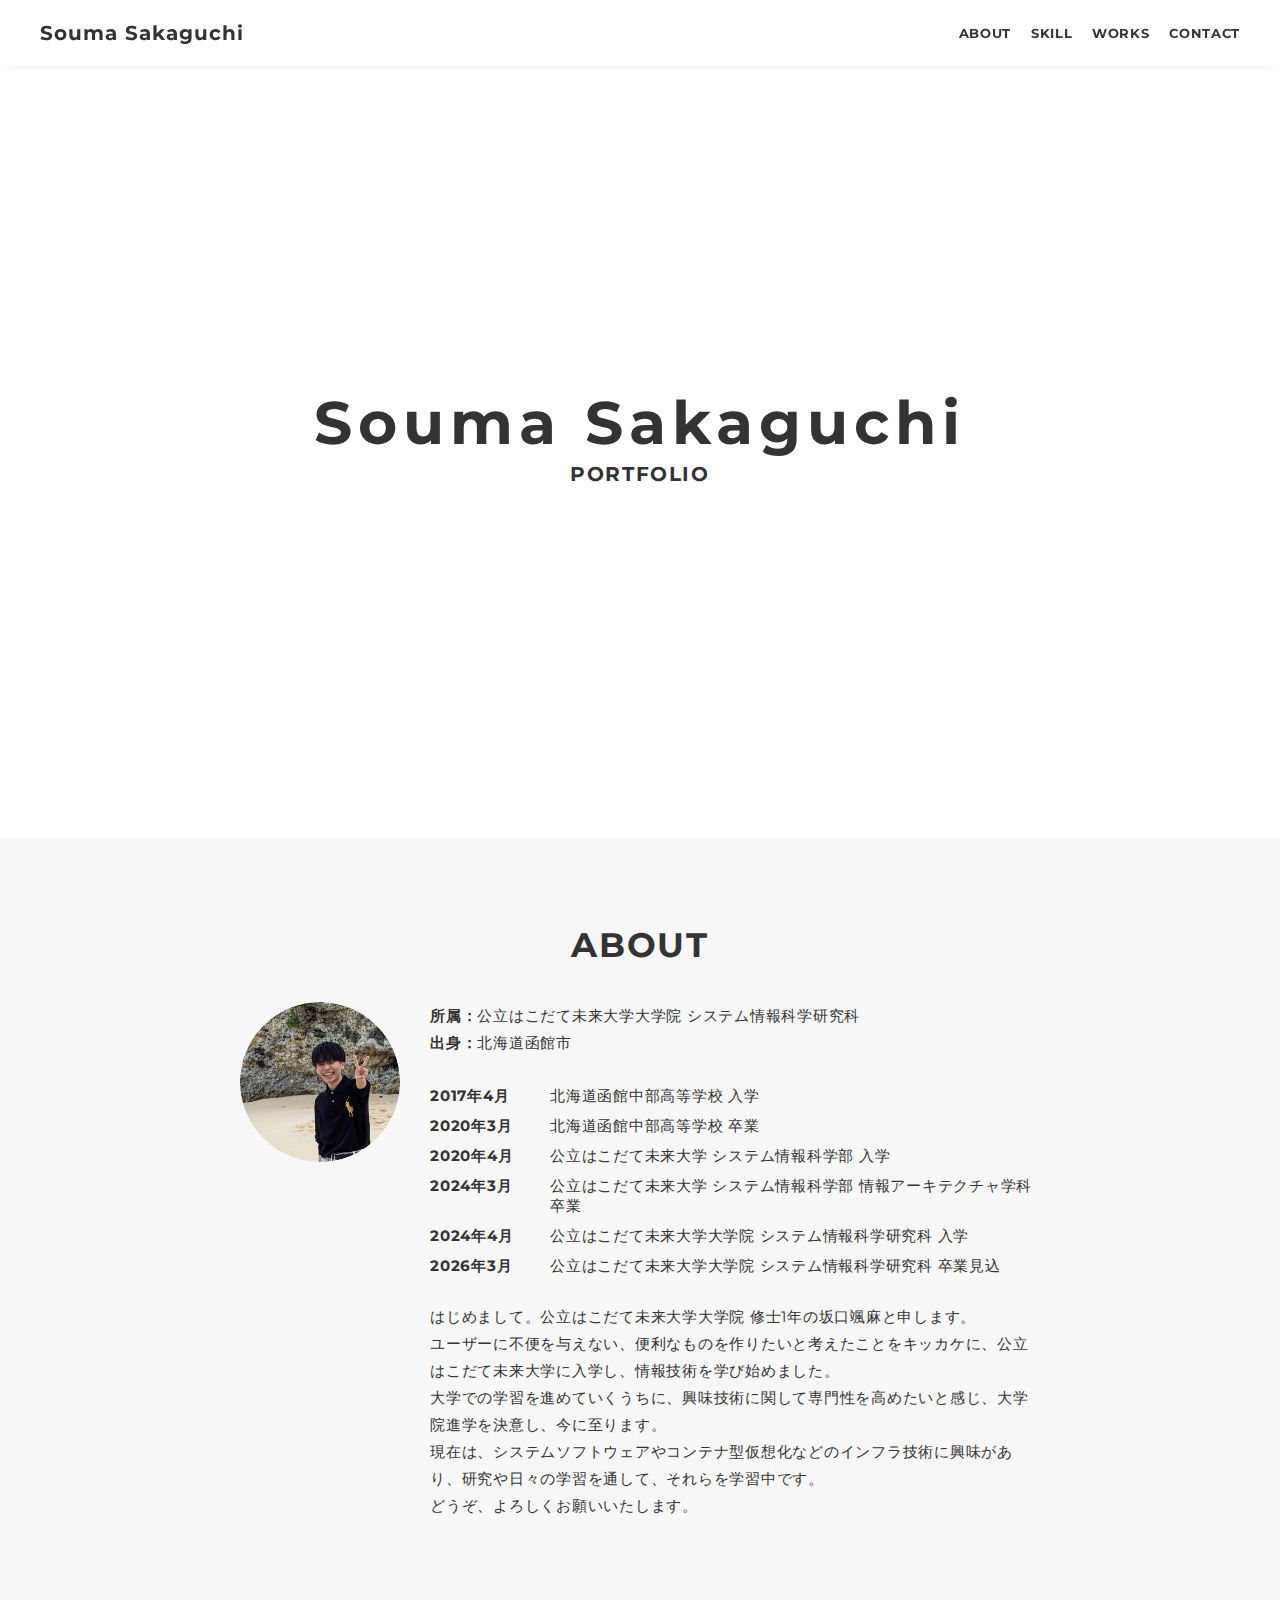
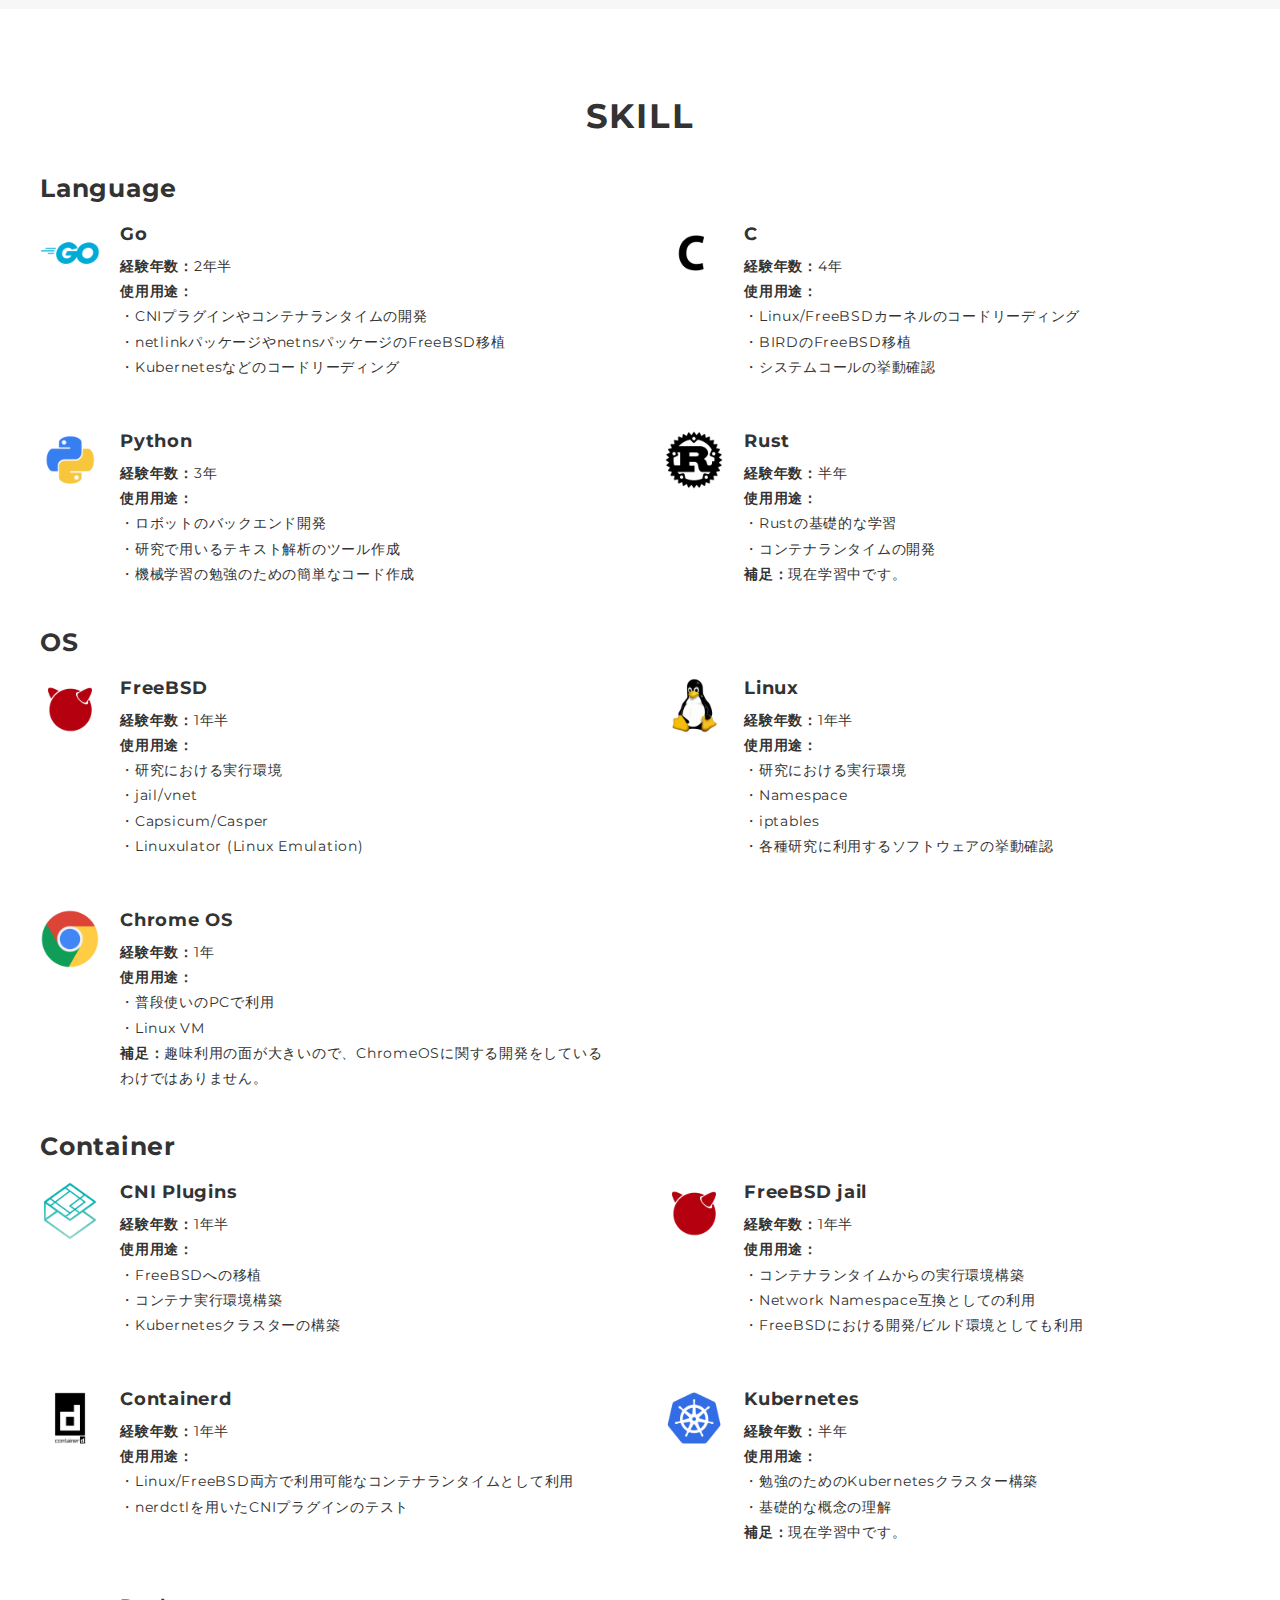
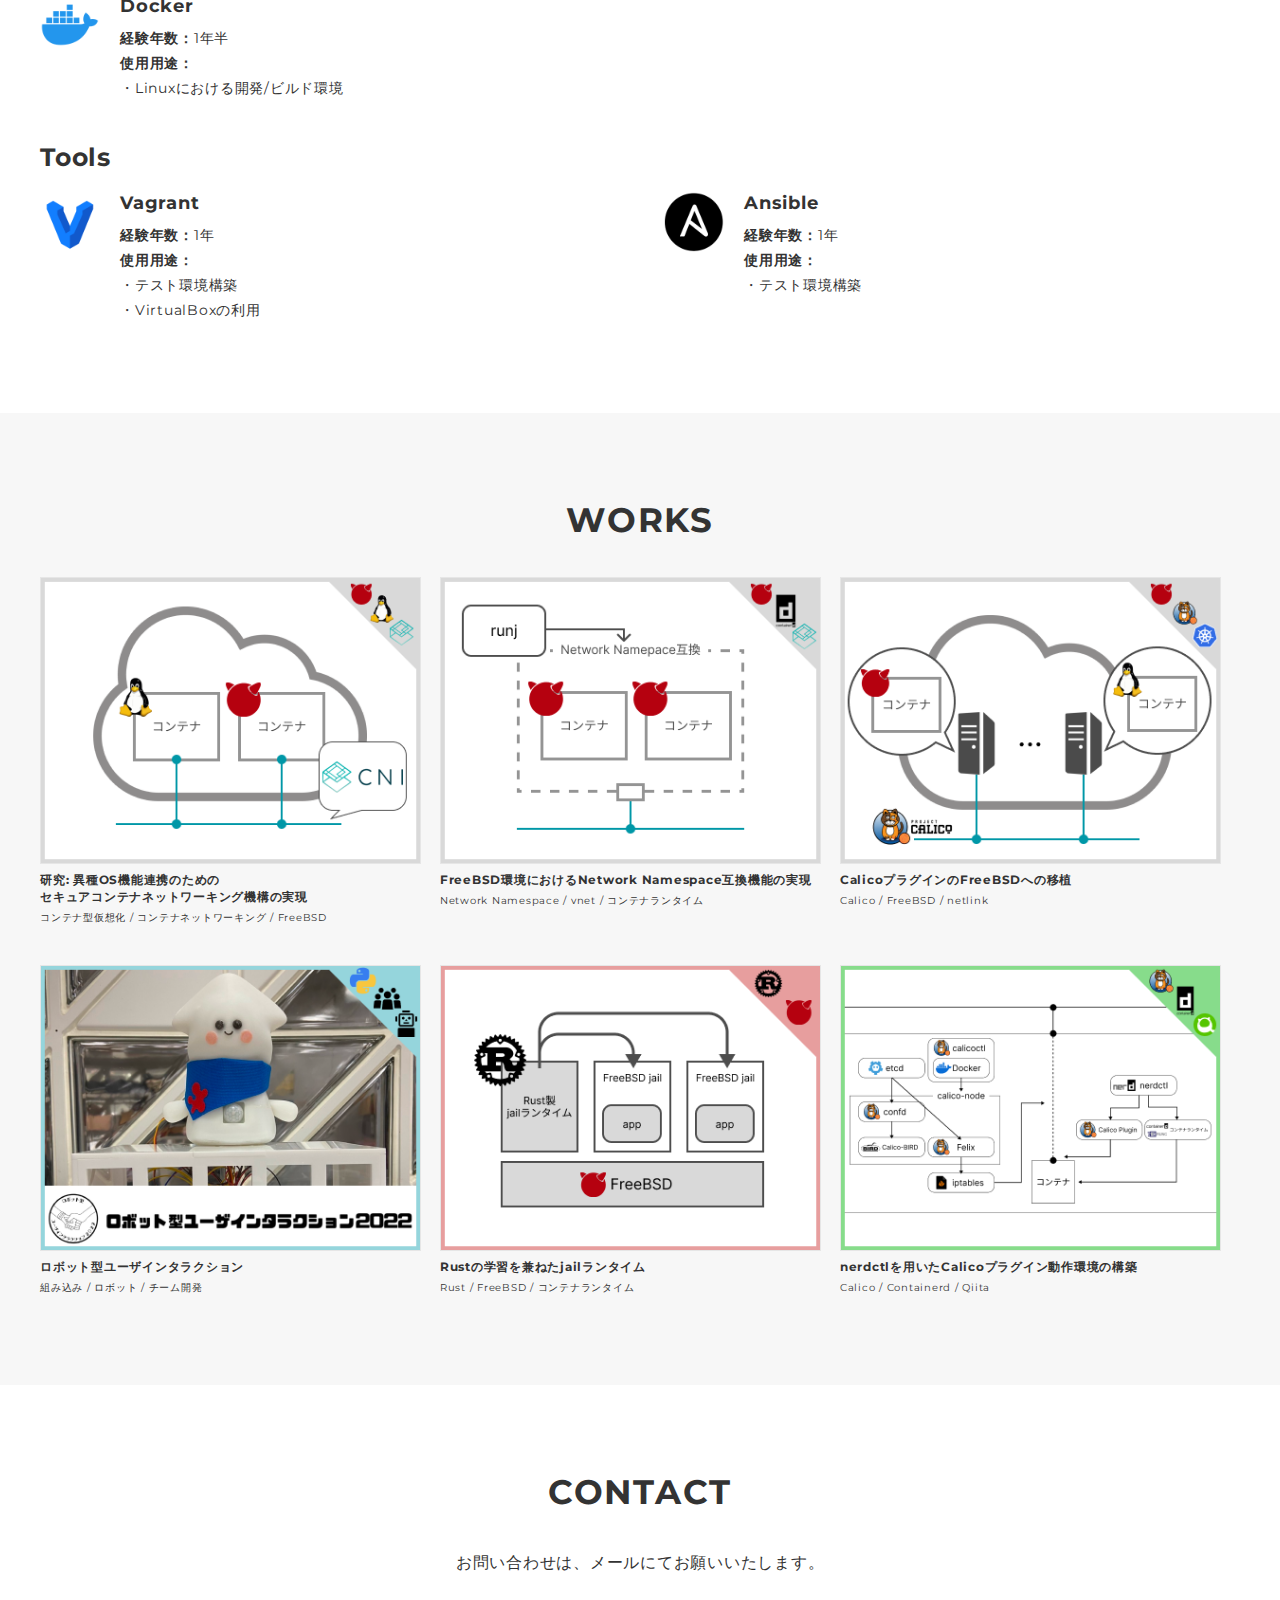
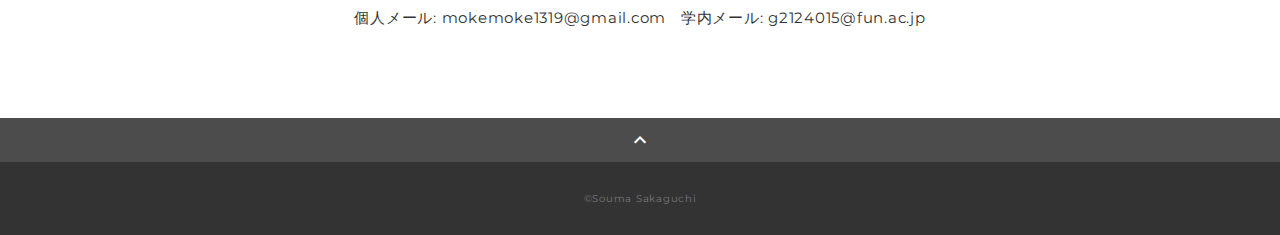
<file: index.html>
<!DOCTYPE html>
<html>
<head>
  <meta charset="utf-8">
  <meta name="viewport" content="width=device-width,initial-scale=1">
  <meta property='og:type' content='website'>
  <meta property='og:title' content='坂口颯麻のポートフォリオ'>
  <meta property='og:url' content='https://soumasakaguchi.github.io/portfolio/'>
  <meta property='og:description' content='坂口颯麻のポートフォリオサイトです。'>
  <meta property="og:image" content="img/ogp.png">
  <meta name="description" content="坂口颯麻のポートフォリオサイトです" />
  <title>坂口颯麻のポートフォリオ</title>
  <link rel="preconnect" href="https://fonts.gstatic.com">
  <link href="https://fonts.googleapis.com/css2?family=Montserrat:wght@400;700&display=swap" rel="stylesheet">
  <link href="https://fonts.googleapis.com/css?family=Material+Icons+Outlined" rel="stylesheet">
  <link href="css/ress.css" media="all" rel="stylesheet" type="text/css" />
  <link href="css/style.css" media="all" rel="stylesheet" type="text/css" />
  <link rel="shortcut icon" href="img/favicon.ico" />
  <link rel=”canonical” href=”https://soumasakaguchi.github.io/portfolio/” />
</head>

<body>
  <div class="wrapper">

    <!-- header -->
    <header class="header ">
      <div class="container">
        <h1 class="header-logo">
          <a href=".">Souma Sakaguchi</a>
        </h1>
        <nav class="gnav">
          <ul class="gnav-list">
            <li class="gnav-item"><a href="#about">ABOUT</a></li>
            <li class="gnav-item"><a href="#skill">SKILL</a></li>
            <li class="gnav-item"><a href="#works">WORKS</a></li>
            <li class="gnav-item"><a href="#contact">CONTACT</a></li>
          </ul>
        </nav>
      </div>
    </header>
    <!-- /header -->

    <main class="content">

      <!-- mv -->
      <div class="mv">
        <div class="mv-container">
          <p class="mv-title">Souma Sakaguchi</p>
          <p class="mv-subtitle">PORTFOLIO</p>
        </div>
      </div>
      <!-- /mv -->

      <!-- about -->
      <section class="about section" id="about">
        <div class="container">
          <h2 class="title">ABOUT</h2>
          <div class="profile">
            <p class="profile-img">
              <img src="img/souma-picture.png" alt="">
            </p>
            <div class="profile-body">
              <p>
			    <b>所属：</b>公立はこだて未来大学大学院 システム情報科学研究科<br>
				<b>出身：</b>北海道函館市<br>
              </p>
			  <div class="profile-history">
				<div class="history-item">
				  <span class="date">2017年4月</span>
				  <span class="detail">北海道函館中部高等学校 入学</span>
				</div>
				<div class="history-item">
				  <span class="date">2020年3月</span>
				  <span class="detail">北海道函館中部高等学校 卒業</span>
				</div>
				<div class="history-item">
				  <span class="date">2020年4月</span>
				  <span class="detail">公立はこだて未来大学 システム情報科学部 入学</span>
				</div>
				<div class="history-item">
				  <span class="date">2024年3月</span>
				  <span class="detail">公立はこだて未来大学 システム情報科学部 情報アーキテクチャ学科 卒業</span>
				</div>
				<div class="history-item">
				  <span class="date">2024年4月</span>
				  <span class="detail">公立はこだて未来大学大学院 システム情報科学研究科 入学</span>
				</div>
				<div class="history-item">
				  <span class="date">2026年3月</span>
				  <span class="detail">公立はこだて未来大学大学院 システム情報科学研究科 卒業見込</span>
				</div>
			  </div>
              <p>
			    <br>
                はじめまして。公立はこだて未来大学大学院 修士1年の坂口颯麻と申します。<br>
				ユーザーに不便を与えない、便利なものを作りたいと考えたことをキッカケに、公立はこだて未来大学に入学し、情報技術を学び始めました。<br>
				大学での学習を進めていくうちに、興味技術に関して専門性を高めたいと感じ、大学院進学を決意し、今に至ります。<br>
				現在は、システムソフトウェアやコンテナ型仮想化などのインフラ技術に興味があり、研究や日々の学習を通して、それらを学習中です。<br>
				どうぞ、よろしくお願いいたします。
              </p>
            </div>
          </div>
        </div>
      </section>
      <!-- /about -->

      <!-- skill -->
      <section class="skill section" id="skill">
        <div class="container">
          <h2 class="title">SKILL</h2>

		  <!-- Language -->
		  <h3 class="skill-subtitle">Language</h3>
          <div class="skill-list">
            <div class="skill-item">
              <p class="skill-img"><img src="img/go.png" alt=""></p>
              <div class="skill-body">
                <h3 class="skill-name">Go</h3>
                <p class="skill-text">
				  <b>経験年数：</b>2年半<br> 
				  <b>使用用途：</b><br>
				  ・CNIプラグインやコンテナランタイムの開発<br>
				  ・netlinkパッケージやnetnsパッケージのFreeBSD移植<br>
				  ・Kubernetesなどのコードリーディング
                </p>
              </div>
            </div>
            <div class="skill-item">
              <p class="skill-img"><img src="img/clang.png" alt=""></p>
              <div class="skill-body">
                <h3 class="skill-name">C</h3>
                <p class="skill-text">
				  <b>経験年数：</b>4年<br> 
				  <b>使用用途：</b><br>
				  ・Linux/FreeBSDカーネルのコードリーディング<br>
				  ・BIRDのFreeBSD移植<br>
				  ・システムコールの挙動確認
				</p>
              </div>
            </div>
            <div class="skill-item">
              <p class="skill-img"><img src="img/python.png" alt=""></p>
              <div class="skill-body">
                <h3 class="skill-name">Python</h3>
                <p class="skill-text">
				  <b>経験年数：</b>3年<br> 
				  <b>使用用途：</b><br>
				  ・ロボットのバックエンド開発<br>
				  ・研究で用いるテキスト解析のツール作成<br>
				  ・機械学習の勉強のための簡単なコード作成
				</p>
              </div>
            </div>
            <div class="skill-item">
              <p class="skill-img"><img src="img/rust.png" alt=""></p>
              <div class="skill-body">
                <h3 class="skill-name">Rust</h3>
                <p class="skill-text">
				  <b>経験年数：</b>半年<br> 
				  <b>使用用途：</b><br>
				  ・Rustの基礎的な学習<br>
				  ・コンテナランタイムの開発<br>
				  <b>補足：</b>現在学習中です。
				</p>
              </div>
            </div>
		  </div>

		  <!-- OS -->
		  <h3 class="skill-subtitle">OS</h3>
          <div class="skill-list">
            <div class="skill-item">
              <p class="skill-img"><img src="img/freebsd.png" alt=""></p>
              <div class="skill-body">
                <h3 class="skill-name">FreeBSD</h3>
                <p class="skill-text">
				  <b>経験年数：</b>1年半<br> 
				  <b>使用用途：</b><br>
				  ・研究における実行環境<br>
				  ・jail/vnet<br>
				  ・Capsicum/Casper<br>
				  ・Linuxulator (Linux Emulation)
				</p>
              </div>
            </div>
            <div class="skill-item">
              <p class="skill-img"><img src="img/linux.png" alt=""></p>
              <div class="skill-body">
                <h3 class="skill-name">Linux</h3>
                <p class="skill-text">
				  <b>経験年数：</b>1年半<br> 
				  <b>使用用途：</b><br>
				  ・研究における実行環境<br>
				  ・Namespace<br>
				  ・iptables<br>
				  ・各種研究に利用するソフトウェアの挙動確認
				</p>
              </div>
            </div>
            <div class="skill-item">
              <p class="skill-img"><img src="img/chromeos.png" alt=""></p>
              <div class="skill-body">
                <h3 class="skill-name">Chrome OS</h3>
                <p class="skill-text">
				  <b>経験年数：</b>1年<br> 
				  <b>使用用途：</b><br>
				  ・普段使いのPCで利用<br>
				  ・Linux VM<br>
				  <b>補足：</b>趣味利用の面が大きいので、ChromeOSに関する開発をしているわけではありません。
				</p>
              </div>
            </div>
          </div>

		  <!-- Container -->
		  <h3 class="skill-subtitle">Container</h3>
          <div class="skill-list">
            <div class="skill-item">
              <p class="skill-img"><img src="img/cni.png" alt=""></p>
              <div class="skill-body">
                <h3 class="skill-name">CNI Plugins</h3>
                <p class="skill-text">
				  <b>経験年数：</b>1年半<br> 
				  <b>使用用途：</b><br>
				  ・FreeBSDへの移植<br>
				  ・コンテナ実行環境構築<br>
				  ・Kubernetesクラスターの構築
				</p>
              </div>
            </div>
            <div class="skill-item">
              <p class="skill-img"><img src="img/freebsd.png" alt=""></p>
              <div class="skill-body">
                <h3 class="skill-name">FreeBSD jail</h3>
                <p class="skill-text">
				  <b>経験年数：</b>1年半<br> 
				  <b>使用用途：</b><br>
				  ・コンテナランタイムからの実行環境構築<br>
				  ・Network Namespace互換としての利用<br>
				  ・FreeBSDにおける開発/ビルド環境としても利用
				</p>
              </div>
            </div>
            <div class="skill-item">
              <p class="skill-img"><img src="img/containerd.png" alt=""></p>
              <div class="skill-body">
                <h3 class="skill-name">Containerd</h3>
                <p class="skill-text">
				  <b>経験年数：</b>1年半<br> 
				  <b>使用用途：</b><br>
				  ・Linux/FreeBSD両方で利用可能なコンテナランタイムとして利用<br>
				  ・nerdctlを用いたCNIプラグインのテスト
				</p>
              </div>
            </div>
            <div class="skill-item">
              <p class="skill-img"><img src="img/k8s.png" alt=""></p>
              <div class="skill-body">
                <h3 class="skill-name">Kubernetes</h3>
                <p class="skill-text">
				  <b>経験年数：</b>半年<br> 
				  <b>使用用途：</b><br>
				  ・勉強のためのKubernetesクラスター構築<br>
				  ・基礎的な概念の理解<br>
				  <b>補足：</b>現在学習中です。
				</p>
              </div>
            </div>
            <div class="skill-item">
              <p class="skill-img"><img src="img/docker.png" alt=""></p>
              <div class="skill-body">
                <h3 class="skill-name">Docker</h3>
                <p class="skill-text">
				  <b>経験年数：</b>1年半<br> 
				  <b>使用用途：</b><br>
				  ・Linuxにおける開発/ビルド環境
				</p>
              </div>
            </div>
		  </div>
		  
		  <!-- Tools -->
		  <h3 class="skill-subtitle">Tools</h3>
          <div class="skill-list">
            <div class="skill-item">
              <p class="skill-img"><img src="img/vagrant.png" alt=""></p>
              <div class="skill-body">
                <h3 class="skill-name">Vagrant</h3>
                <p class="skill-text">
				  <b>経験年数：</b>1年<br> 
				  <b>使用用途：</b><br>
				  ・テスト環境構築<br>
				  ・VirtualBoxの利用
				</p>
              </div>
            </div>
            <div class="skill-item">
              <p class="skill-img"><img src="img/ansible.png" alt=""></p>
              <div class="skill-body">
                <h3 class="skill-name">Ansible</h3>
                <p class="skill-text">
				  <b>経験年数：</b>1年<br> 
				  <b>使用用途：</b><br>
				  ・テスト環境構築
				</p>
              </div>
            </div>
		  </div>
        </div>
      </section>
      <!-- /skill -->

      <!-- works -->
      <section class="works section" id="works">
        <div class="container">
          <h2 class="title">WORKS</h2>
          <div class="works-list">
            <a class="works-item" href="research.html">
              <div class="works-img"><img src="img/research-small.png" alt="" /></div>
              <p class="works-name">研究: 異種OS機能連携のための<br>セキュアコンテナネットワーキング機構の実現</p>
              <p class="works-info">コンテナ型仮想化 / コンテナネットワーキング / FreeBSD</p>
            </a>
            <a class="works-item" href="runj.html">
              <div class="works-img"><img src="img/runj-small.png" alt="" /></div>
              <p class="works-name">FreeBSD環境におけるNetwork Namespace互換機能の実現</p>
              <p class="works-info">Network Namespace / vnet / コンテナランタイム</p>
            </a>
            <a class="works-item" href="calico.html">
              <div class="works-img"><img src="img/calico-small.png" alt="" /></div>
              <p class="works-name">CalicoプラグインのFreeBSDへの移植</p>
              <p class="works-info">Calico / FreeBSD / netlink</p>
            </a>
            <a class="works-item" href="project.html">
              <div class="works-img"><img src="img/project-small.png" alt="" /></div>
              <p class="works-name">ロボット型ユーザインタラクション</p>
              <p class="works-info">組み込み / ロボット / チーム開発</p>
            </a>
            <a class="works-item" href="rust.html">
              <div class="works-img"><img src="img/rustjail-small.png" alt="" /></div>
              <p class="works-name">Rustの学習を兼ねたjailランタイム</p>
              <p class="works-info">Rust / FreeBSD / コンテナランタイム</p>
            </a>
            <a class="works-item" href="qiita.html">
              <div class="works-img"><img src="img/qiita-small.png" alt="" /></div>
              <p class="works-name">nerdctlを用いたCalicoプラグイン動作環境の構築</p>
              <p class="works-info">Calico / Containerd / Qiita</p>
            </a>
          </div>
        </div>
      </section>
      <!-- /works -->

      <!-- contact -->
      <section class="contact section" id="contact">
        <div class="container">
          <h2 class="title">CONTACT</h2>
          <p class="lead">
            お問い合わせは、<br class="sp-only">メールにてお願いいたします。
          </p>
          <div class="contact-list">
            <span class="contact-item">個人メール: mokemoke1319@gmail.com</span>
            <span class="contact-item">学内メール: g2124015@fun.ac.jp</span>
          </div>
        </div>
      </section>
      <!-- /contact -->
      <div class="page-top" id="js-page-top">
        <span class="material-icons-outlined">expand_less</span>
      </div>
    </main>

    <!-- footer -->
    <footer class="footer">
      <div class="copyright">&copy;Souma Sakaguchi</div>
    </footer>
    <!-- /footer -->

  </div>
  <script src="https://ajax.googleapis.com/ajax/libs/jquery/3.6.0/jquery.min.js"></script>
  <script type='text/javascript' src="js/script.js"></script>
</body>
</html>
</file>
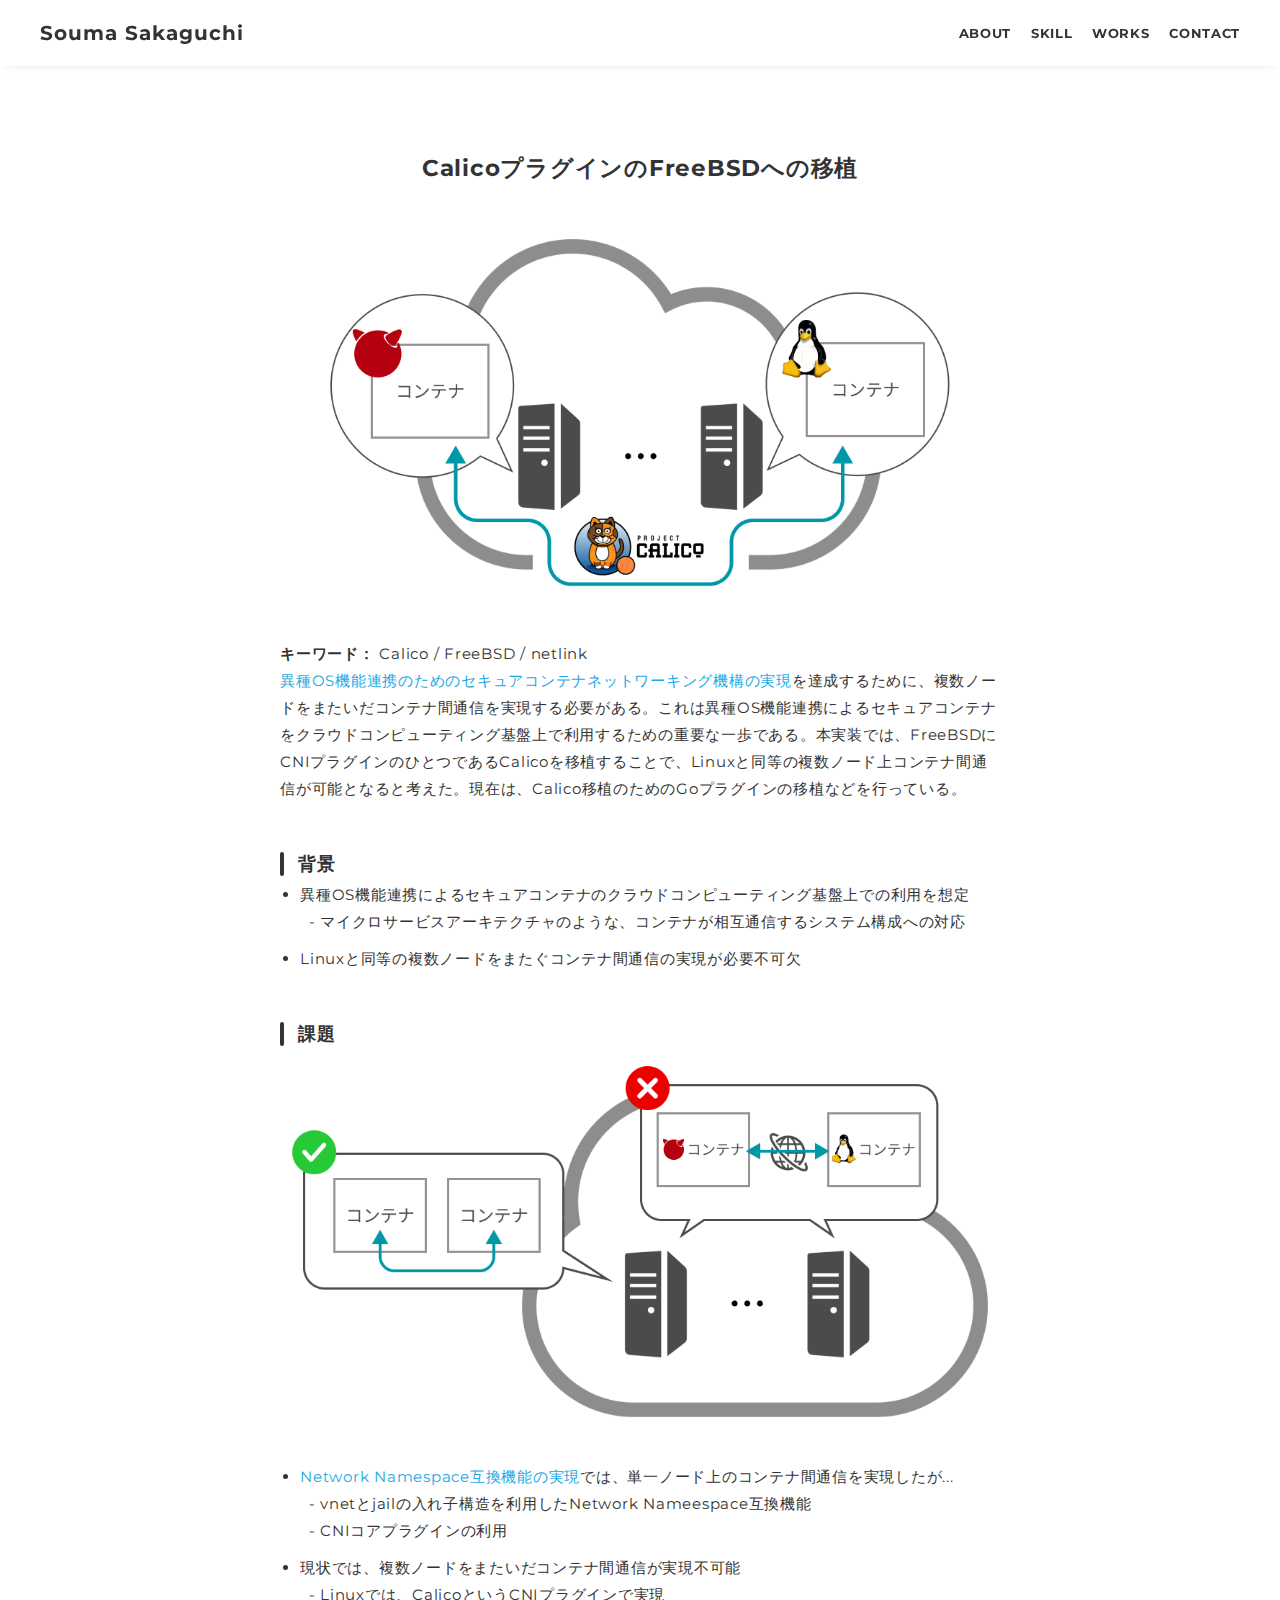
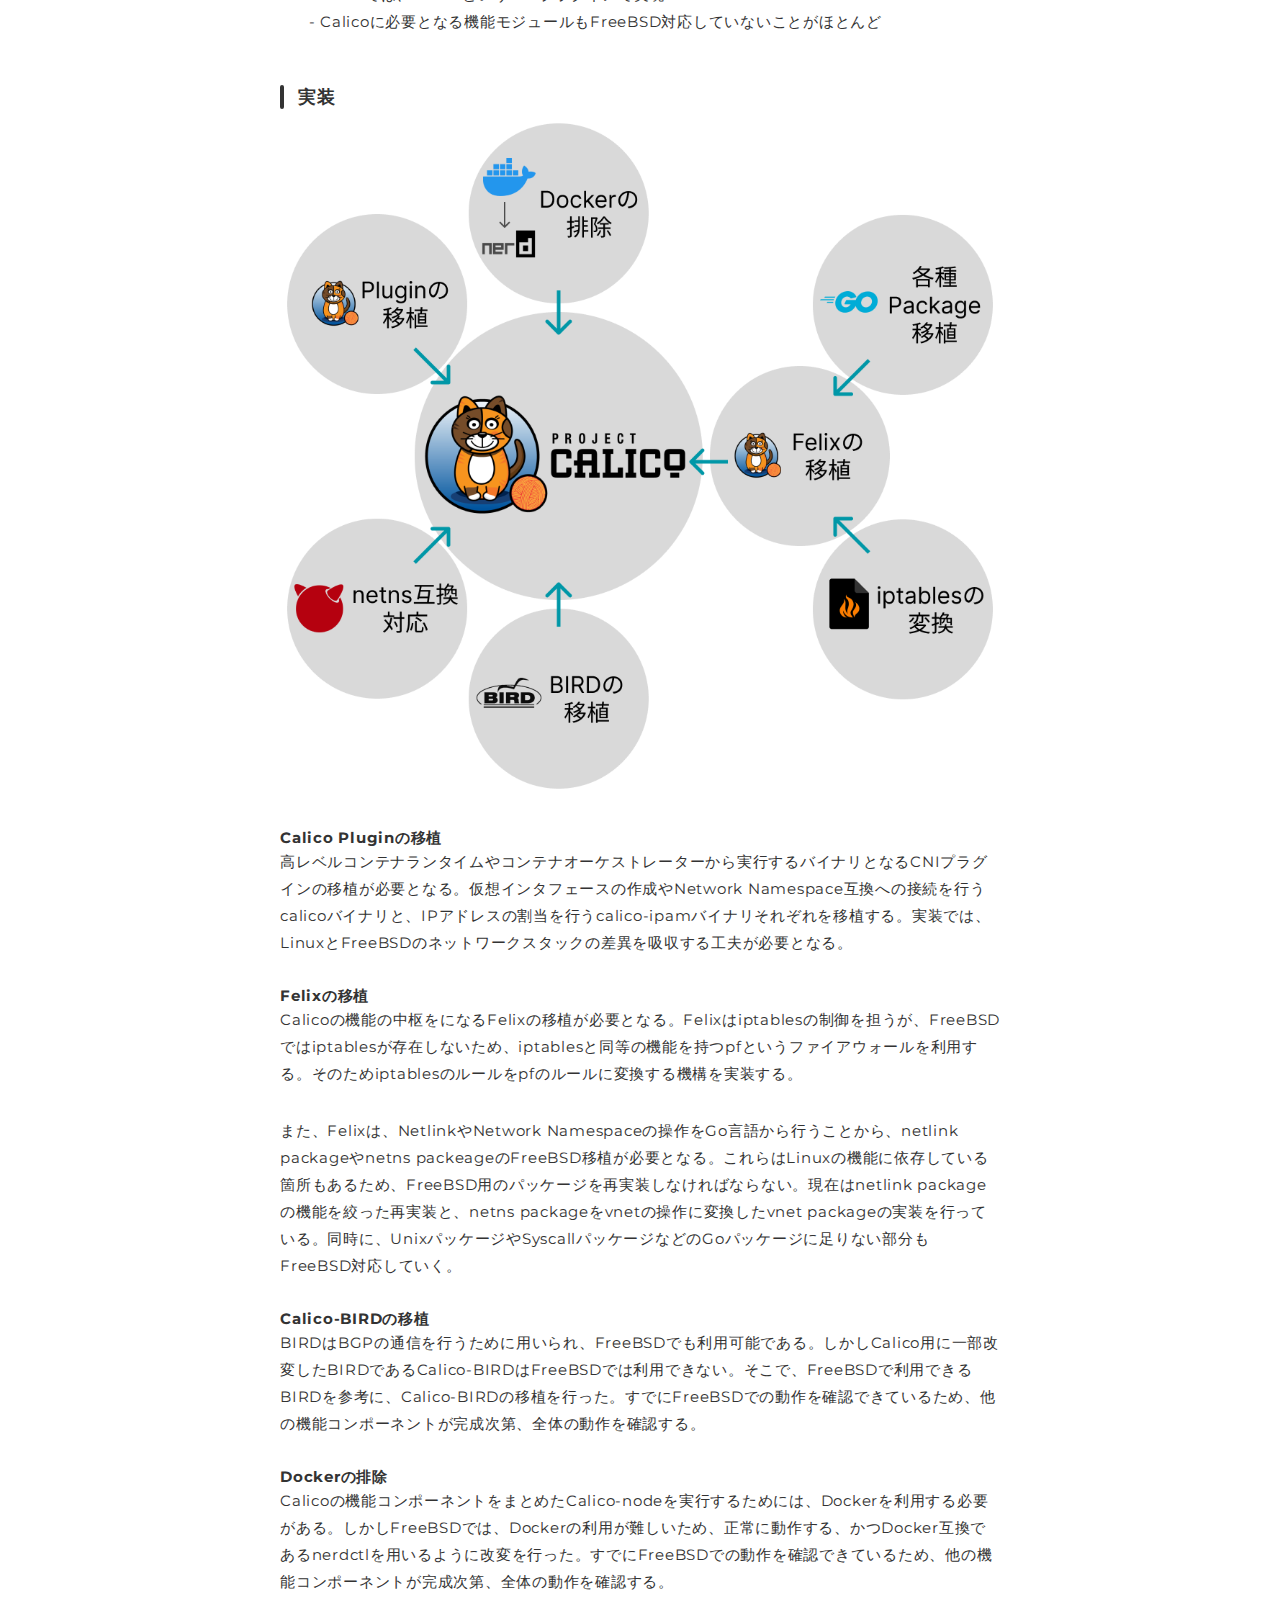
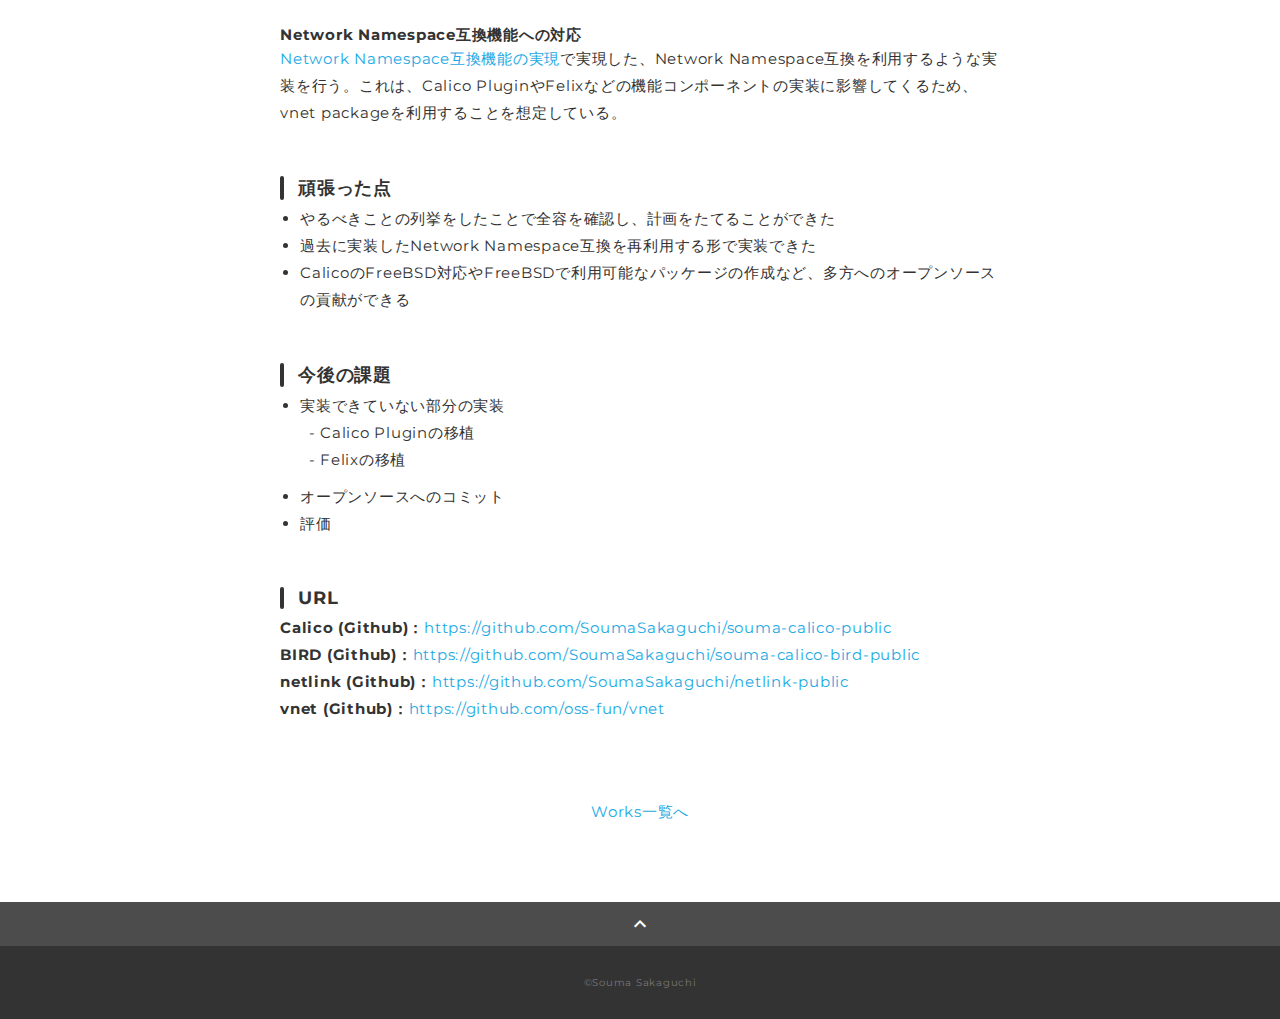
<file: calico.html>
<!DOCTYPE html>
<html>
<head>
  <meta charset="utf-8">
  <meta name="viewport" content="width=device-width,initial-scale=1.0,user-scalable=no">
  <meta property='og:type' content='website'>
  <meta property='og:title' content='坂口颯麻のポートフォリオ'>
  <meta property='og:url' content='https://soumasakaguchi.github.io/portfolio/calico.html'>
  <meta property='og:description' content='坂口颯麻のポートフォリオサイトです。'>
  <meta property="og:image" content="img/ogp.png">
  <meta name="description" content="坂口颯麻のポートフォリオサイトです" />
  <title>坂口颯麻のポートフォリオ</title>
  <link rel="preconnect" href="https://fonts.gstatic.com">
  <link href="https://fonts.googleapis.com/css2?family=Montserrat:wght@400;700&display=swap" rel="stylesheet">
  <link href="https://fonts.googleapis.com/css?family=Material+Icons+Outlined" rel="stylesheet">
  <link href="css/ress.css" media="all" rel="stylesheet" type="text/css" />
  <link href="css/style.css" media="all" rel="stylesheet" type="text/css" />
  <link rel="shortcut icon" href="img/favicon.ico" />
  <link rel=”canonical” href="https://soumasakaguchi.github.io/portfolio/calico.html" />
</head>

<body>
  <div class="wrapper">

    <!-- header -->
    <header class="header ">
      <div class="container">
        <h1 class="header-logo">
          <a href=".">Souma Sakaguchi</a>
        </h1>
        <nav class="gnav">
          <ul class="gnav-list">
            <li class="gnav-item"><a href="./#about">ABOUT</a></li>
            <li class="gnav-item"><a href="./#skill">SKILL</a></li>
            <li class="gnav-item"><a href=".#works">WORKS</a></li>
            <li class="gnav-item"><a href="./#contact">CONTACT</a></li>
          </ul>
        </nav>
      </div>
    </header>
    <!-- /header -->

    <main class="content">

      <article class="article">
        <div class="article-container">
          <h2 class="article-title">CalicoプラグインのFreeBSDへの移植</h2>
          <div class="article-body">
            <p>
              <img src="img/calico.png" alt="">
            </p>
            <p>
			  <b>キーワード：</b> Calico / FreeBSD / netlink<br>
			  <a href="https://soumasakaguchi.github.io/portfolio/research.html">異種OS機能連携のためのセキュアコンテナネットワーキング機構の実現</a>を達成するために、複数ノードをまたいだコンテナ間通信を実現する必要がある。これは異種OS機能連携によるセキュアコンテナをクラウドコンピューティング基盤上で利用するための重要な一歩である。本実装では、FreeBSDにCNIプラグインのひとつであるCalicoを移植することで、Linuxと同等の複数ノード上コンテナ間通信が可能となると考えた。現在は、Calico移植のためのGoプラグインの移植などを行っている。
            </p>
            <h3>背景</h3>
			<ul>
			  <li>
			    異種OS機能連携によるセキュアコンテナのクラウドコンピューティング基盤上での利用を想定
			    <ul>
				  <li>マイクロサービスアーキテクチャのような、コンテナが相互通信するシステム構成への対応</li>
		        </ul>
			  </li>
			  <li>Linuxと同等の複数ノードをまたぐコンテナ間通信の実現が必要不可欠</li>
			</ul>
            <h3>課題</h3>
            <p>
              <img src="img/calico-pro.png" alt="">
            </p>
			<ul>
			  <li>
			    <a href="https://soumasakaguchi.github.io/portfolio/runj.html">Network Namespace互換機能の実現</a>では、単一ノード上のコンテナ間通信を実現したが...
			    <ul>
				  <li>vnetとjailの入れ子構造を利用したNetwork Nameespace互換機能</li>
				  <li>CNIコアプラグインの利用</li>
				</ul>
			  </li>
			  <li>
			    現状では、複数ノードをまたいだコンテナ間通信が実現不可能
			    <ul>
				  <li>Linuxでは、CalicoというCNIプラグインで実現</li>
				  <li>Calicoに必要となる機能モジュールもFreeBSD対応していないことがほとんど</li>
				</ul>
			  </li>
			</ul>
            <h3>実装</h3>
            <p>
              <img src="img/calico-imp.png" alt="">
            </p>
			<h4>Calico Pluginの移植</h4>
			<p>
			  高レベルコンテナランタイムやコンテナオーケストレーターから実行するバイナリとなるCNIプラグインの移植が必要となる。仮想インタフェースの作成やNetwork Namespace互換への接続を行うcalicoバイナリと、IPアドレスの割当を行うcalico-ipamバイナリそれぞれを移植する。実装では、LinuxとFreeBSDのネットワークスタックの差異を吸収する工夫が必要となる。
			</p>
			<h4>Felixの移植</h4>
			<p>
			  Calicoの機能の中枢をになるFelixの移植が必要となる。Felixはiptablesの制御を担うが、FreeBSDではiptablesが存在しないため、iptablesと同等の機能を持つpfというファイアウォールを利用する。そのためiptablesのルールをpfのルールに変換する機構を実装する。
			</p>
			<p>
			  また、Felixは、NetlinkやNetwork Namespaceの操作をGo言語から行うことから、netlink packageやnetns packeageのFreeBSD移植が必要となる。これらはLinuxの機能に依存している箇所もあるため、FreeBSD用のパッケージを再実装しなければならない。現在はnetlink packageの機能を絞った再実装と、netns packageをvnetの操作に変換したvnet packageの実装を行っている。同時に、UnixパッケージやSyscallパッケージなどのGoパッケージに足りない部分もFreeBSD対応していく。
			</p>
			<h4>Calico-BIRDの移植</h4>
			<p>
			  BIRDはBGPの通信を行うために用いられ、FreeBSDでも利用可能である。しかしCalico用に一部改変したBIRDであるCalico-BIRDはFreeBSDでは利用できない。そこで、FreeBSDで利用できるBIRDを参考に、Calico-BIRDの移植を行った。すでにFreeBSDでの動作を確認できているため、他の機能コンポーネントが完成次第、全体の動作を確認する。
			</p>
			<h4>Dockerの排除</h4>
			<p>
			  Calicoの機能コンポーネントをまとめたCalico-nodeを実行するためには、Dockerを利用する必要がある。しかしFreeBSDでは、Dockerの利用が難しいため、正常に動作する、かつDocker互換であるnerdctlを用いるように改変を行った。すでにFreeBSDでの動作を確認できているため、他の機能コンポーネントが完成次第、全体の動作を確認する。
			</p>
			<h4>Network Namespace互換機能への対応</h4>
			<p>
			  <a href="https://soumasakaguchi.github.io/portfolio/runj.html">Network Namespace互換機能の実現</a>で実現した、Network Namespace互換を利用するような実装を行う。これは、Calico PluginやFelixなどの機能コンポーネントの実装に影響してくるため、vnet packageを利用することを想定している。
			</p>
			<h3>頑張った点</h3>
			<ul>
			  <li>やるべきことの列挙をしたことで全容を確認し、計画をたてることができた</li>
			  <li>過去に実装したNetwork Namespace互換を再利用する形で実装できた</li>
			  <li>CalicoのFreeBSD対応やFreeBSDで利用可能なパッケージの作成など、多方へのオープンソースの貢献ができる</li>
			</ul>
            <h3>今後の課題</h3>
			<ul>
			  <li>
			    実装できていない部分の実装
				<ul>
				  <li>Calico Pluginの移植</li>
				  <li>Felixの移植</li>
				</ul>
			  </li>
			  <li>オープンソースへのコミット</li>
			  <li>評価</li>
			</ul>
            <h3>URL</h3>
            <p>
			  <b>Calico (Github)：</b><a href="https://github.com/SoumaSakaguchi/souma-calico-public" target="_blank" rel="noopener">https://github.com/SoumaSakaguchi/souma-calico-public</a><br>
			  <b>BIRD (Github)：</b><a href="https://github.com/SoumaSakaguchi/souma-calico-bird-public" target="_blank" rel="noopener">https://github.com/SoumaSakaguchi/souma-calico-bird-public</a><br>
			  <b>netlink (Github)：</b><a href="https://github.com/SoumaSakaguchi/netlink-public" target="_blank" rel="noopener">https://github.com/SoumaSakaguchi/netlink-public</a><br>
			  <b>vnet (Github)：</b><a href="https://github.com/oss-fun/vnet" target="_blank" rel="noopener">https://github.com/oss-fun/vnet</a>
			</p>
          </div>
          <div class="home-link">
            <a href="./#works">Works一覧へ</a>
          </div>
        </div>
      </article>

      <div class="page-top" id="js-page-top">
        <span class="material-icons-outlined">expand_less</span>
      </div>
    </main>

    <!-- footer -->
    <footer class="footer">
      <div class="copyright">&copy;Souma Sakaguchi</div>
    </footer>
    <!-- /footer -->

  </div>
  <script src="https://ajax.googleapis.com/ajax/libs/jquery/3.5.1/jquery.min.js"></script>
  <script type='text/javascript' src="js/script.js"></script>
</body>
</html>
</file>
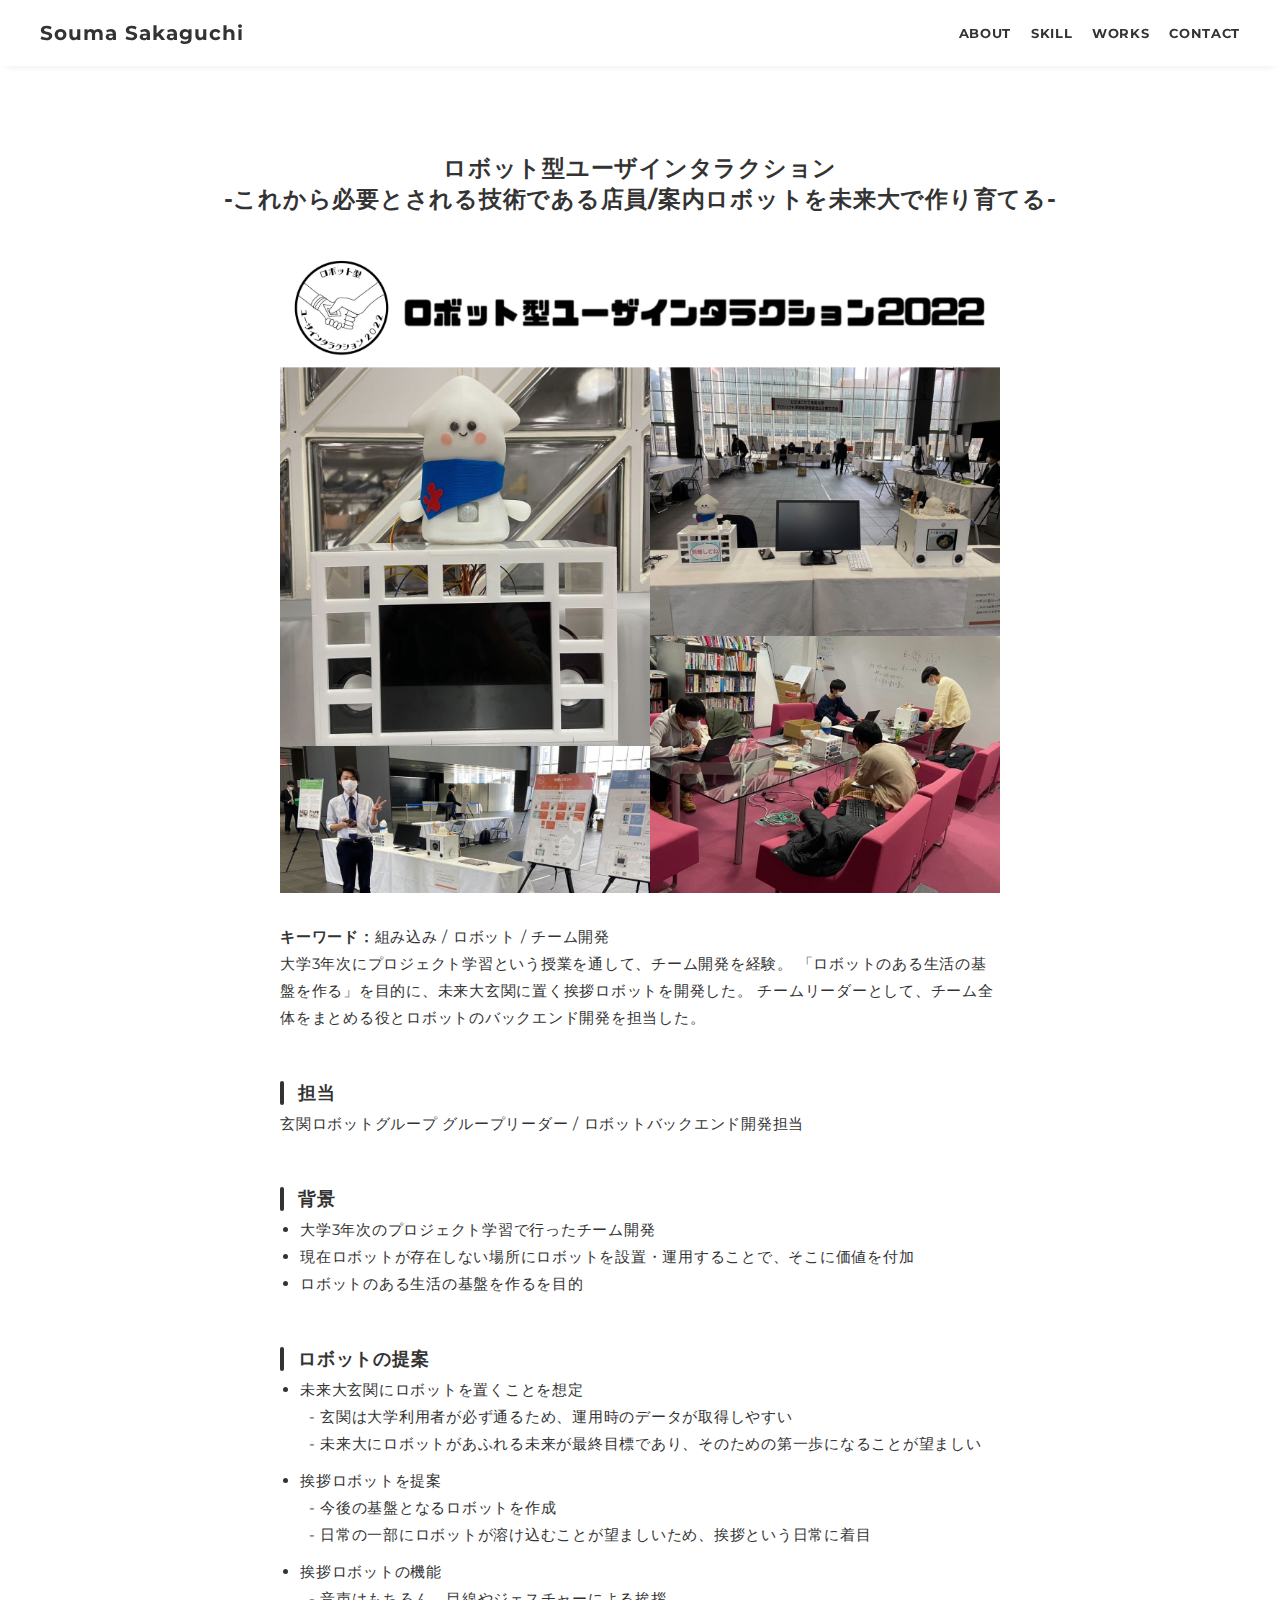
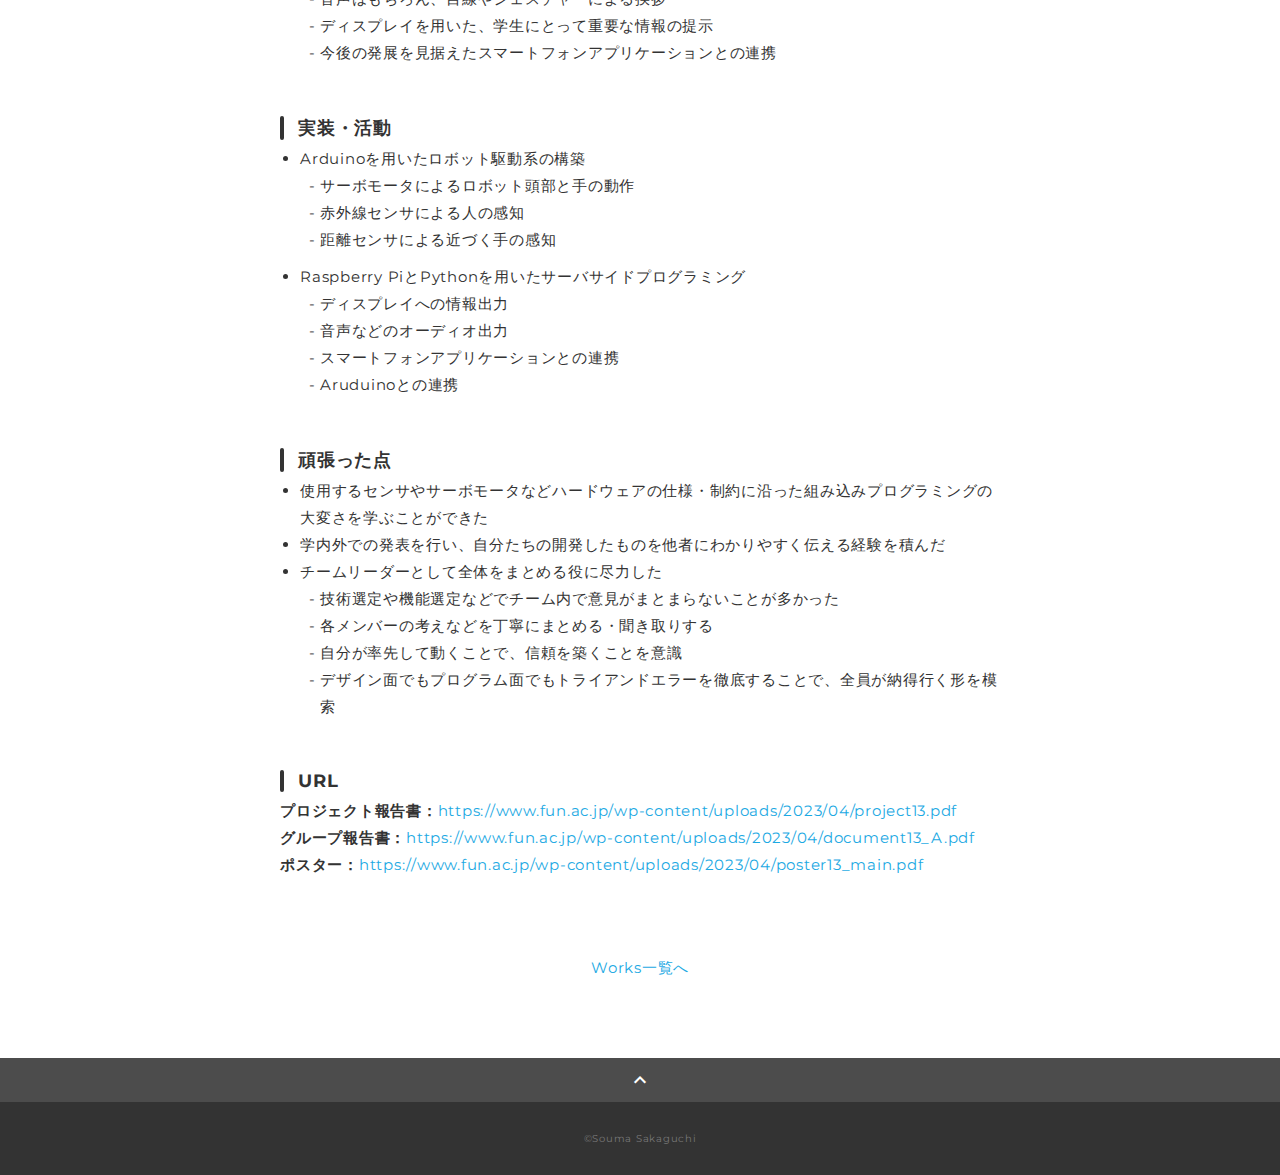
<file: project.html>
<!DOCTYPE html>
<html>
<head>
  <meta charset="utf-8">
  <meta name="viewport" content="width=device-width,initial-scale=1.0,user-scalable=no">
  <meta property='og:type' content='website'>
  <meta property='og:title' content='坂口颯麻のポートフォリオ'>
  <meta property='og:url' content='https://soumasakaguchi.github.io/portfolio/project.html'>
  <meta property='og:description' content='坂口颯麻のポートフォリオサイトです。'>
  <meta property="og:image" content="img/ogp.png">
  <meta name="description" content="坂口颯麻のポートフォリオサイトです" />
  <title>坂口颯麻のポートフォリオ</title>
  <link rel="preconnect" href="https://fonts.gstatic.com">
  <link href="https://fonts.googleapis.com/css2?family=Montserrat:wght@400;700&display=swap" rel="stylesheet">
  <link href="https://fonts.googleapis.com/css?family=Material+Icons+Outlined" rel="stylesheet">
  <link href="css/ress.css" media="all" rel="stylesheet" type="text/css" />
  <link href="css/style.css" media="all" rel="stylesheet" type="text/css" />
  <link rel="shortcut icon" href="img/favicon.ico" />
  <link rel=”canonical” href="https://soumasakaguchi.github.io/portfolio/project.html" />
</head>

<body>
  <div class="wrapper">

    <!-- header -->
    <header class="header ">
      <div class="container">
        <h1 class="header-logo">
          <a href=".">Souma Sakaguchi</a>
        </h1>
        <nav class="gnav">
          <ul class="gnav-list">
            <li class="gnav-item"><a href="./#about">ABOUT</a></li>
            <li class="gnav-item"><a href="./#skill">SKILL</a></li>
            <li class="gnav-item"><a href=".#works">WORKS</a></li>
            <li class="gnav-item"><a href="./#contact">CONTACT</a></li>
          </ul>
        </nav>
      </div>
    </header>
    <!-- /header -->

    <main class="content">

      <article class="article">
        <div class="article-container">
          <h2 class="article-title">ロボット型ユーザインタラクション<br>-これから必要とされる技術である店員/案内ロボットを未来大で作り育てる-</h2>
          <div class="article-body">
            <p>
              <img src="img/project.png" alt="">
            </p>
            <p>
			  <b>キーワード：</b>組み込み / ロボット / チーム開発<br>
			  大学3年次にプロジェクト学習という授業を通して、チーム開発を経験。
			  「ロボットのある生活の基盤を作る」を目的に、未来大玄関に置く挨拶ロボットを開発した。
			  チームリーダーとして、チーム全体をまとめる役とロボットのバックエンド開発を担当した。
            </p>
            <h3>担当</h3>
            <p>玄関ロボットグループ グループリーダー / ロボットバックエンド開発担当</p>
            <h3>背景</h3>
            <ul>
			  <li>大学3年次のプロジェクト学習で行ったチーム開発</li>
			  <li>現在ロボットが存在しない場所にロボットを設置・運用することで、そこに価値を付加</li>
			  <li>ロボットのある生活の基盤を作るを目的</li>
			</ul>
			<h3>ロボットの提案</h3>
			<ul>
			  <li>
			    未来大玄関にロボットを置くことを想定
				<ul>
				  <li>玄関は大学利用者が必ず通るため、運用時のデータが取得しやすい</li>
				  <li>未来大にロボットがあふれる未来が最終目標であり、そのための第一歩になることが望ましい</li>
				</ul>
			  </li>
			  <li>
			    挨拶ロボットを提案
				<ul>
				  <li>今後の基盤となるロボットを作成</li>
				  <li>日常の一部にロボットが溶け込むことが望ましいため、挨拶という日常に着目</li>
				</ul>
			  </li>
			  <li>
			    挨拶ロボットの機能
				<ul>
				  <li>音声はもちろん、目線やジェスチャーによる挨拶</li>
				  <li>ディスプレイを用いた、学生にとって重要な情報の提示</li>
				  <li>今後の発展を見据えたスマートフォンアプリケーションとの連携</li>
				</ul>
			  </li>
			</ul>
            <h3>実装・活動</h3>
			<ul>
			  <li>
			    Arduinoを用いたロボット駆動系の構築
				<ul>
				  <li>サーボモータによるロボット頭部と手の動作</li>
				  <li>赤外線センサによる人の感知</li>
				  <li>距離センサによる近づく手の感知</li>
				</ul>
			  </li>
			  <li>
			    Raspberry PiとPythonを用いたサーバサイドプログラミング
				<ul>
				  <li>ディスプレイへの情報出力</li>
				  <li>音声などのオーディオ出力</li>
				  <li>スマートフォンアプリケーションとの連携</li>
				  <li>Aruduinoとの連携</li>
				</ul>
			  </li>
			</ul>
			<h3>頑張った点</h3>
			<ul>
			  <li>使用するセンサやサーボモータなどハードウェアの仕様・制約に沿った組み込みプログラミングの大変さを学ぶことができた</li>
			  <li>学内外での発表を行い、自分たちの開発したものを他者にわかりやすく伝える経験を積んだ</li>
			  <li>
			    チームリーダーとして全体をまとめる役に尽力した
				<ul>
			      <li>技術選定や機能選定などでチーム内で意見がまとまらないことが多かった</li>
			      <li>各メンバーの考えなどを丁寧にまとめる・聞き取りする</li>
			      <li>自分が率先して動くことで、信頼を築くことを意識</li>
			      <li>デザイン面でもプログラム面でもトライアンドエラーを徹底することで、全員が納得行く形を模索</li>
				</ul>
			  </li>
			</ul>
            <h3>URL</h3>
            <p>
			  <b>プロジェクト報告書：</b><a href="https://www.fun.ac.jp/wp-content/uploads/2023/04/project13.pdf" target="_blank" rel="noopener">https://www.fun.ac.jp/wp-content/uploads/2023/04/project13.pdf</a><br>
              <b>グループ報告書：</b><a href="https://www.fun.ac.jp/wp-content/uploads/2023/04/document13_A.pdf" target="_blank" rel="noopener">https://www.fun.ac.jp/wp-content/uploads/2023/04/document13_A.pdf</a><br>
              <b>ポスター：</b><a href="https://www.fun.ac.jp/wp-content/uploads/2023/04/poster13_main.pdf" target="_blank" rel="noopener">https://www.fun.ac.jp/wp-content/uploads/2023/04/poster13_main.pdf</a>
			</p>
          </div>
          <div class="home-link">
            <a href="./#works">Works一覧へ</a>
          </div>
        </div>
      </article>

      <div class="page-top" id="js-page-top">
        <span class="material-icons-outlined">expand_less</span>
      </div>
    </main>

    <!-- footer -->
    <footer class="footer">
      <div class="copyright">&copy;Souma Sakaguchi</div>
    </footer>
    <!-- /footer -->

  </div>
  <script src="https://ajax.googleapis.com/ajax/libs/jquery/3.5.1/jquery.min.js"></script>
  <script type='text/javascript' src="js/script.js"></script>
</body>
</html>
</file>
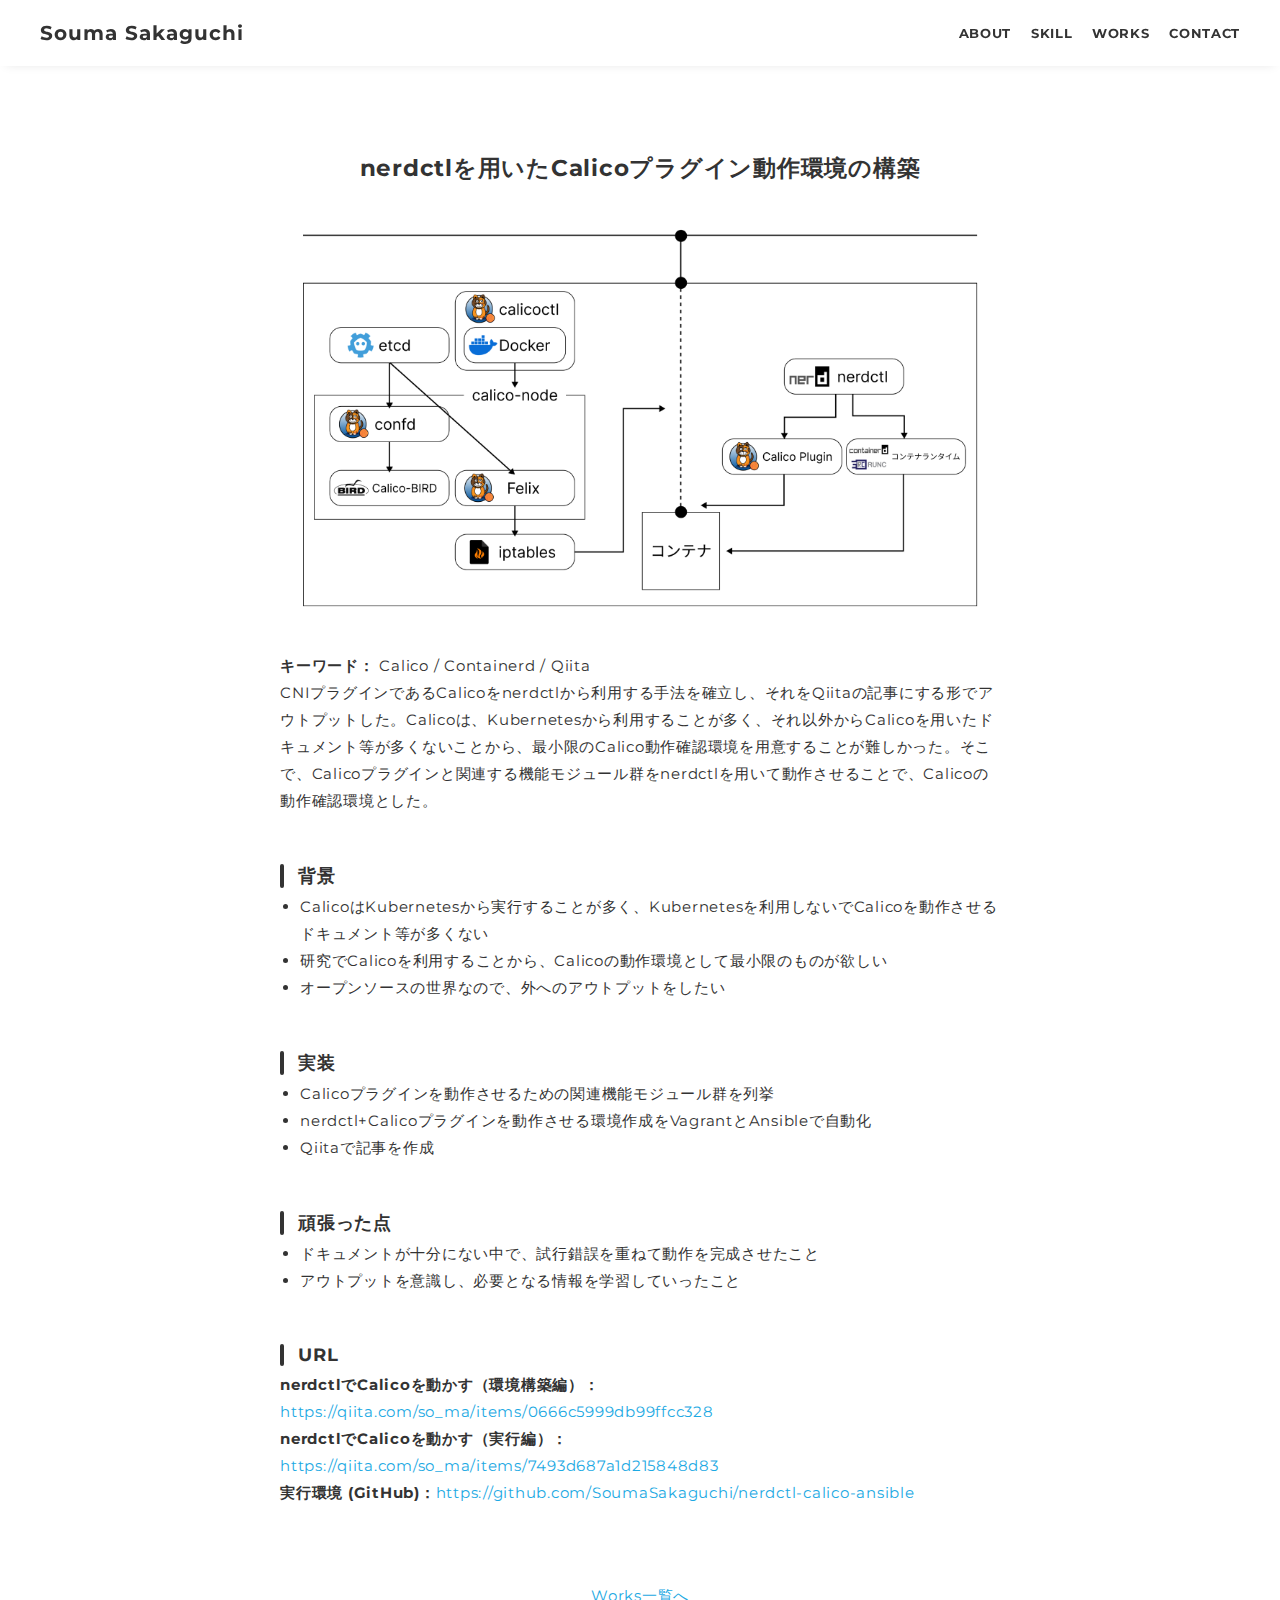
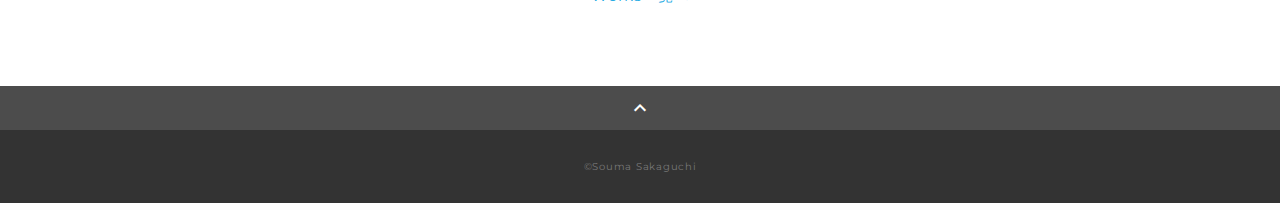
<file: qiita.html>
<!DOCTYPE html>
<html>
<head>
  <meta charset="utf-8">
  <meta name="viewport" content="width=device-width,initial-scale=1.0,user-scalable=no">
  <meta property='og:type' content='website'>
  <meta property='og:title' content='坂口颯麻のポートフォリオ'>
  <meta property='og:url' content='https://soumasakaguchi.github.io/portfolio/qiita.html'>
  <meta property='og:description' content='坂口颯麻のポートフォリオサイトです。'>
  <meta property="og:image" content="img/ogp.png">
  <meta name="description" content="坂口颯麻のポートフォリオサイトです" />
  <title>坂口颯麻のポートフォリオ</title>
  <link rel="preconnect" href="https://fonts.gstatic.com">
  <link href="https://fonts.googleapis.com/css2?family=Montserrat:wght@400;700&display=swap" rel="stylesheet">
  <link href="https://fonts.googleapis.com/css?family=Material+Icons+Outlined" rel="stylesheet">
  <link href="css/ress.css" media="all" rel="stylesheet" type="text/css" />
  <link href="css/style.css" media="all" rel="stylesheet" type="text/css" />
  <link rel="shortcut icon" href="img/favicon.ico" />
  <link rel=”canonical” href="https://soumasakaguchi.github.io/portfolio/qiita.html" />
</head>

<body>
  <div class="wrapper">

    <!-- header -->
    <header class="header ">
      <div class="container">
        <h1 class="header-logo">
          <a href=".">Souma Sakaguchi</a>
        </h1>
        <nav class="gnav">
          <ul class="gnav-list">
            <li class="gnav-item"><a href="./#about">ABOUT</a></li>
            <li class="gnav-item"><a href="./#skill">SKILL</a></li>
            <li class="gnav-item"><a href=".#works">WORKS</a></li>
            <li class="gnav-item"><a href="./#contact">CONTACT</a></li>
          </ul>
        </nav>
      </div>
    </header>
    <!-- /header -->

    <main class="content">

      <article class="article">
        <div class="article-container">
          <h2 class="article-title">nerdctlを用いたCalicoプラグイン動作環境の構築</h2>
          <div class="article-body">
            <p>
              <img src="img/qiita.png" alt="">
            </p>
            <p>
			  <b>キーワード：</b> Calico / Containerd / Qiita<br>
			  CNIプラグインであるCalicoをnerdctlから利用する手法を確立し、それをQiitaの記事にする形でアウトプットした。Calicoは、Kubernetesから利用することが多く、それ以外からCalicoを用いたドキュメント等が多くないことから、最小限のCalico動作確認環境を用意することが難しかった。そこで、Calicoプラグインと関連する機能モジュール群をnerdctlを用いて動作させることで、Calicoの動作確認環境とした。
            </p>
            <h3>背景</h3>
			<ul>
			  <li>CalicoはKubernetesから実行することが多く、Kubernetesを利用しないでCalicoを動作させるドキュメント等が多くない</li>
			  <li>研究でCalicoを利用することから、Calicoの動作環境として最小限のものが欲しい</li>
			  <li>オープンソースの世界なので、外へのアウトプットをしたい</li>
			</ul>
            <h3>実装</h3>
            <ul>
			  <li>Calicoプラグインを動作させるための関連機能モジュール群を列挙</li>
			  <li>nerdctl+Calicoプラグインを動作させる環境作成をVagrantとAnsibleで自動化</li>
			  <li>Qiitaで記事を作成</li>
            </ul>
			<h3>頑張った点</h3>
            <ul>
			  <li>ドキュメントが十分にない中で、試行錯誤を重ねて動作を完成させたこと</li>
			  <li>アウトプットを意識し、必要となる情報を学習していったこと</li>
            </ul>
            <h3>URL</h3>
            <p>
			  <b>nerdctlでCalicoを動かす（環境構築編）：</b><a href="https://qiita.com/so_ma/items/0666c5999db99ffcc328" target="_blank" rel="noopener">https://qiita.com/so_ma/items/0666c5999db99ffcc328</a><br>
			  <b>nerdctlでCalicoを動かす（実行編）：</b><a href="https://qiita.com/so_ma/items/7493d687a1d215848d83" target="_blank" rel="noopener">https://qiita.com/so_ma/items/7493d687a1d215848d83</a><br>
			  <b>実行環境 (GitHub)：</b><a href="https://github.com/SoumaSakaguchi/nerdctl-calico-ansible" target="_blank" rel="noopener">https://github.com/SoumaSakaguchi/nerdctl-calico-ansible</a>
			</p>
          </div>
          <div class="home-link">
            <a href="./#works">Works一覧へ</a>
          </div>
        </div>
      </article>

      <div class="page-top" id="js-page-top">
        <span class="material-icons-outlined">expand_less</span>
      </div>
    </main>

    <!-- footer -->
    <footer class="footer">
      <div class="copyright">&copy;Souma Sakaguchi</div>
    </footer>
    <!-- /footer -->

  </div>
  <script src="https://ajax.googleapis.com/ajax/libs/jquery/3.5.1/jquery.min.js"></script>
  <script type='text/javascript' src="js/script.js"></script>
</body>
</html>
</file>
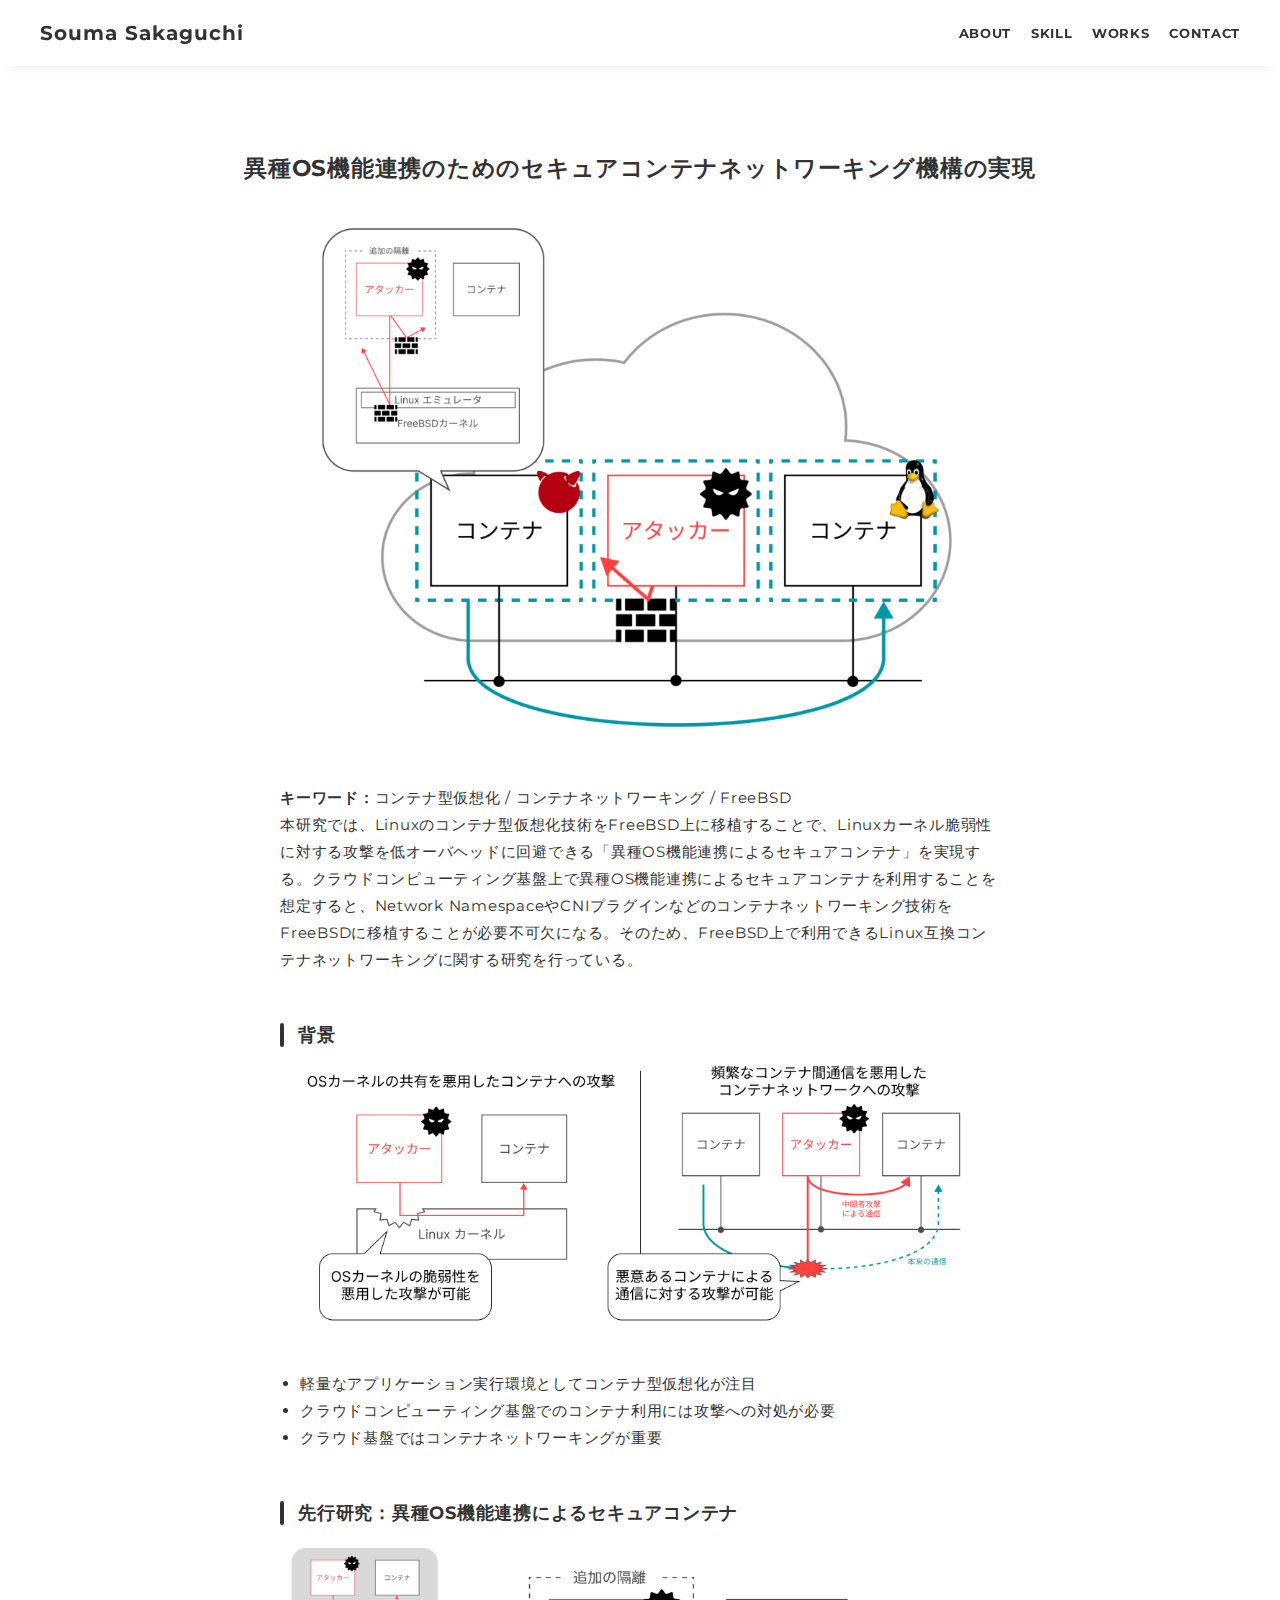
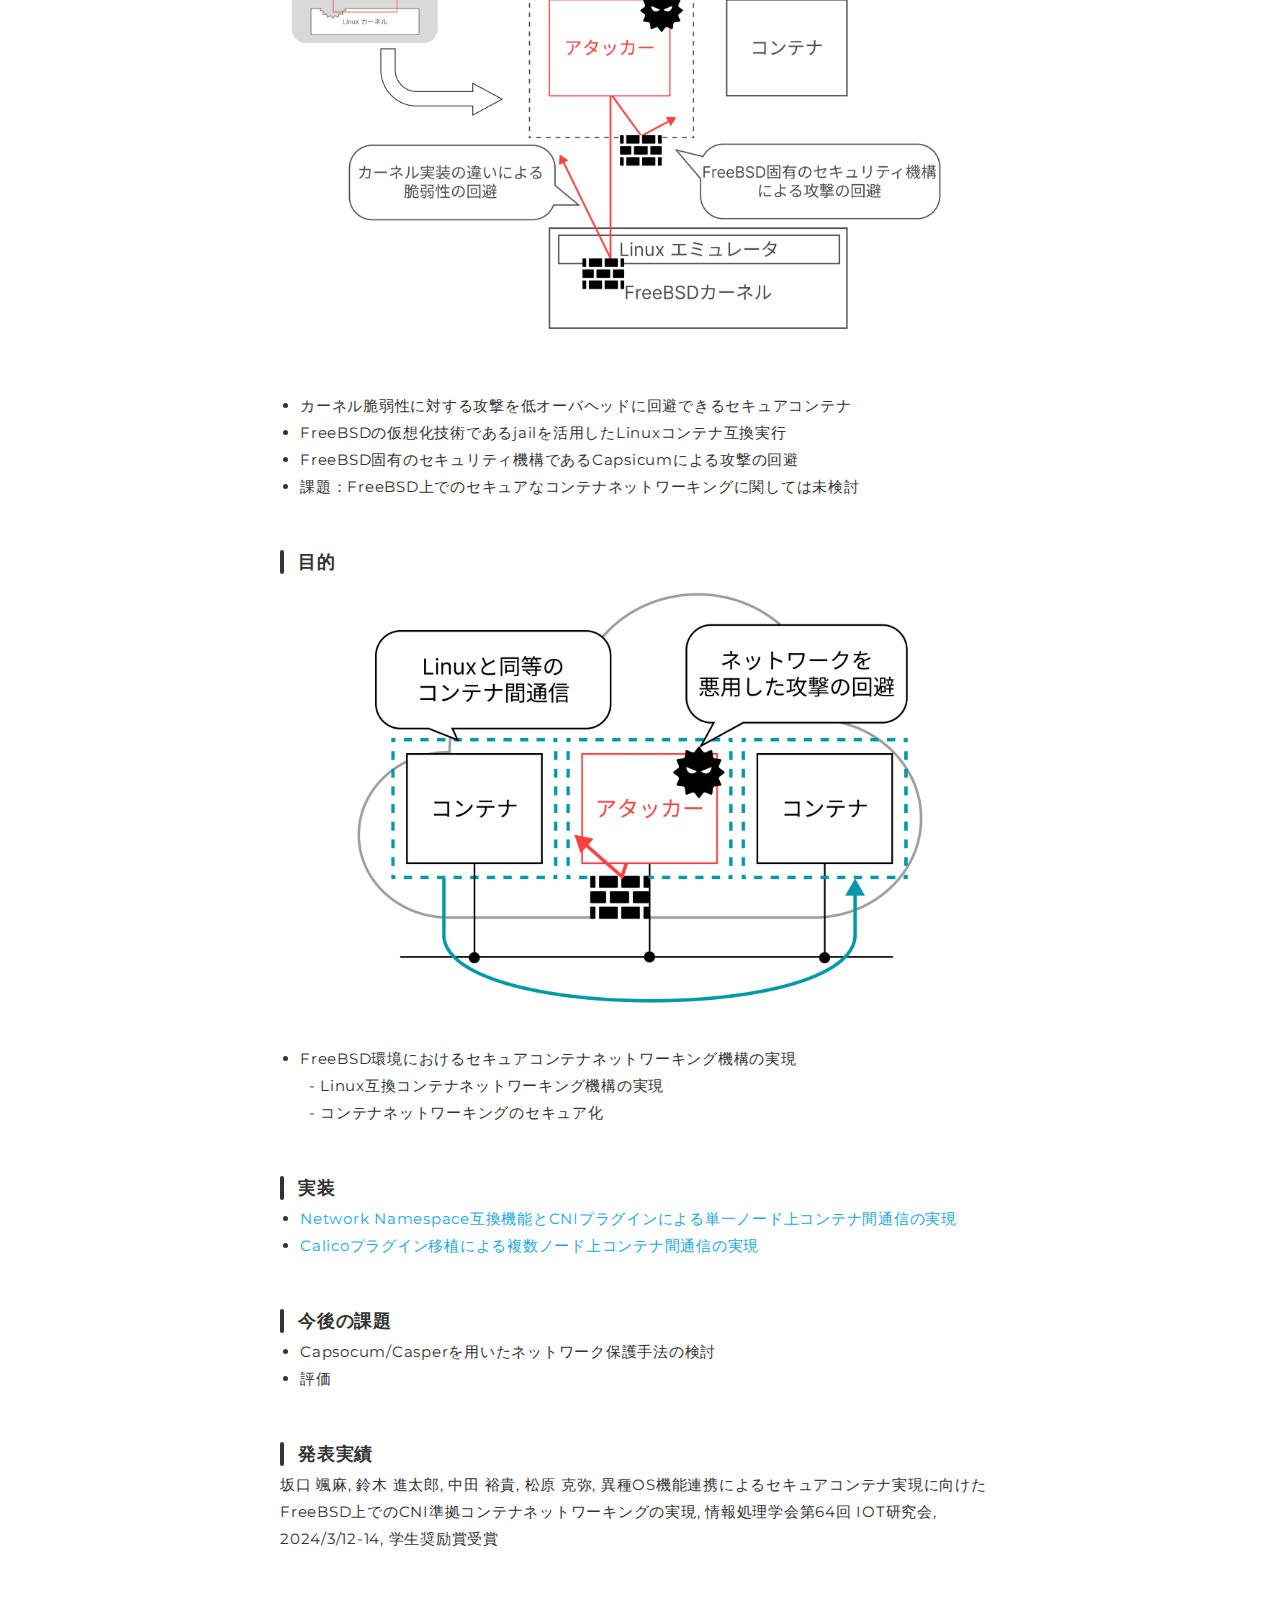
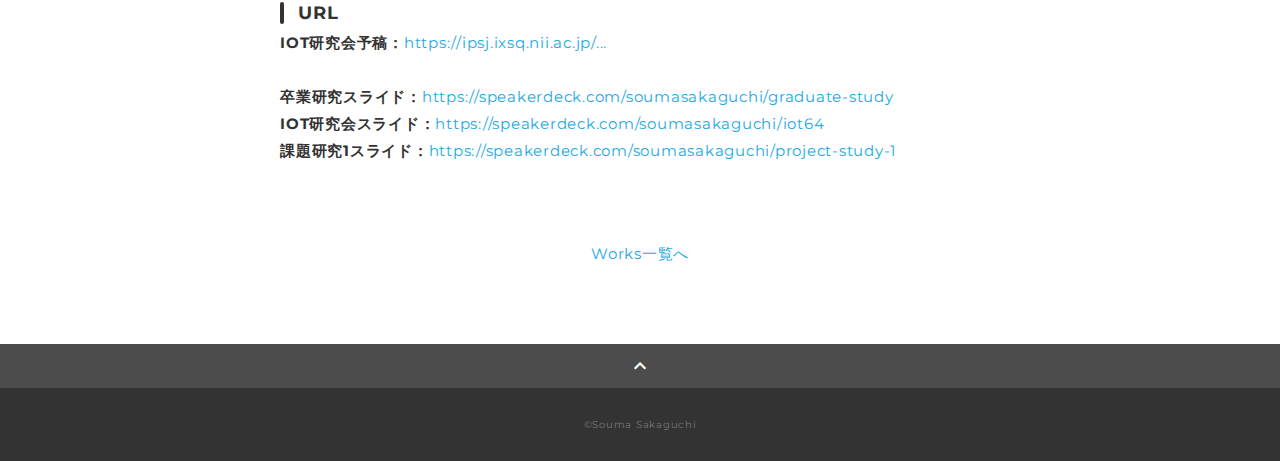
<file: research.html>
<!DOCTYPE html>
<html>
<head>
  <meta charset="utf-8">
  <meta name="viewport" content="width=device-width,initial-scale=1.0,user-scalable=no">
  <meta property='og:type' content='website'>
  <meta property='og:title' content='坂口颯麻のポートフォリオ'>
  <meta property='og:url' content='https://soumasakaguchi.github.io/portfolio/research.html'>
  <meta property='og:description' content='坂口颯麻のポートフォリオサイトです。'>
  <meta property="og:image" content="img/ogp.png">
  <meta name="description" content="坂口颯麻のポートフォリオサイトです" />
  <title>坂口颯麻のポートフォリオ</title>
  <link rel="preconnect" href="https://fonts.gstatic.com">
  <link href="https://fonts.googleapis.com/css2?family=Montserrat:wght@400;700&display=swap" rel="stylesheet">
  <link href="https://fonts.googleapis.com/css?family=Material+Icons+Outlined" rel="stylesheet">
  <link href="css/ress.css" media="all" rel="stylesheet" type="text/css" />
  <link href="css/style.css" media="all" rel="stylesheet" type="text/css" />
  <link rel="shortcut icon" href="img/favicon.ico" />
  <link rel=”canonical” href="https://soumasakaguchi.github.io/portfolio/research.html" />
</head>

<body>
  <div class="wrapper">

    <!-- header -->
    <header class="header ">
      <div class="container">
        <h1 class="header-logo">
          <a href=".">Souma Sakaguchi</a>
        </h1>
        <nav class="gnav">
          <ul class="gnav-list">
            <li class="gnav-item"><a href="./#about">ABOUT</a></li>
            <li class="gnav-item"><a href="./#skill">SKILL</a></li>
            <li class="gnav-item"><a href=".#works">WORKS</a></li>
            <li class="gnav-item"><a href="./#contact">CONTACT</a></li>
          </ul>
        </nav>
      </div>
    </header>
    <!-- /header -->

    <main class="content">

      <article class="article">
        <div class="article-container">
          <h2 class="article-title">異種OS機能連携のためのセキュアコンテナネットワーキング機構の実現</h2>
          <div class="article-body">
            <p>
              <img src="img/research.png" alt="">
            </p>
            <p>
			  <b>キーワード：</b>コンテナ型仮想化 / コンテナネットワーキング / FreeBSD<br>
			  本研究では、Linuxのコンテナ型仮想化技術をFreeBSD上に移植することで、Linuxカーネル脆弱性に対する攻撃を低オーバヘッドに回避できる「異種OS機能連携によるセキュアコンテナ」を実現する。クラウドコンピューティング基盤上で異種OS機能連携によるセキュアコンテナを利用することを想定すると、Network NamespaceやCNIプラグインなどのコンテナネットワーキング技術をFreeBSDに移植することが必要不可欠になる。そのため、FreeBSD上で利用できるLinux互換コンテナネットワーキングに関する研究を行っている。
            </p>
            <h3>背景</h3>
            <p>
              <img src="img/research-bg.png" alt="">
			</p>
			<ul>
			  <li>軽量なアプリケーション実行環境としてコンテナ型仮想化が注目</li>
			  <li>クラウドコンピューティング基盤でのコンテナ利用には攻撃への対処が必要</li>
			  <li>クラウド基盤ではコンテナネットワーキングが重要</li>
			</ul>
            <h3>先行研究：異種OS機能連携によるセキュアコンテナ</h3>
            <p>
              <img src="img/research-pre.png" alt="">
			</p>
			<ul>
			  <li>カーネル脆弱性に対する攻撃を低オーバヘッドに回避できるセキュアコンテナ</li>
			  <li>FreeBSDの仮想化技術であるjailを活用したLinuxコンテナ互換実行</li>
			  <li>FreeBSD固有のセキュリティ機構であるCapsicumによる攻撃の回避</li>
			  <li>課題：FreeBSD上でのセキュアなコンテナネットワーキングに関しては未検討</li>
			</ul>
            <h3>目的</h3>
            <p>
              <img src="img/research-pur.png" alt="">
			</p>
			<ul>
			  <li>
			    FreeBSD環境におけるセキュアコンテナネットワーキング機構の実現
			    <ul>
				  <li>Linux互換コンテナネットワーキング機構の実現</li>
				  <li>コンテナネットワーキングのセキュア化</li>
			    </ul>
			  </li>
			</ul>
            <h3>実装</h3>
			<ul>
			  <li><a href="https://soumasakaguchi.github.io/portfolio/runj.html">Network Namespace互換機能とCNIプラグインによる単一ノード上コンテナ間通信の実現</a></li>
			  <li><a href="https://soumasakaguchi.github.io/portfolio/calico.html">Calicoプラグイン移植による複数ノード上コンテナ間通信の実現</a></li>
			</ul>
            <h3>今後の課題</h3>
			<ul>
			  <li>Capsocum/Casperを用いたネットワーク保護手法の検討</li>
			  <li>評価</li>
			</ul>
            <h3>発表実績</h3>
            <p>
			  坂口 颯麻, 鈴木 進太郎, 中田 裕貴, 松原 克弥, 異種OS機能連携によるセキュアコンテナ実現に向けたFreeBSD上でのCNI準拠コンテナネットワーキングの実現, 情報処理学会第64回 IOT研究会, 2024/3/12-14, 学生奨励賞受賞
            </p>
            <h3>URL</h3>
            <p>
			  <b>IOT研究会予稿：</b><a href="https://ipsj.ixsq.nii.ac.jp/ej/index.php?active_action=repository_view_main_item_detail&page_id=13&block_id=8&item_id=233036&item_no=1" target="_blank" rel="noopener">https://ipsj.ixsq.nii.ac.jp/...</a><br>
			  <br>
			  <b>卒業研究スライド：</b><a href="https://speakerdeck.com/soumasakaguchi/graduate-study" target="_blank" rel="noopener">https://speakerdeck.com/soumasakaguchi/graduate-study</a><br>
			  <b>IOT研究会スライド：</b><a href="https://speakerdeck.com/soumasakaguchi/iot64" target="_blank" rel="noopener">https://speakerdeck.com/soumasakaguchi/iot64</a><br>
			  <b>課題研究1スライド：</b><a href="https://speakerdeck.com/soumasakaguchi/project-study-1" target="_blank" rel="noopener">https://speakerdeck.com/soumasakaguchi/project-study-1</a>
			</p>
          </div>
          <div class="home-link">
            <a href="./#works">Works一覧へ</a>
          </div>
        </div>
      </article>

      <div class="page-top" id="js-page-top">
        <span class="material-icons-outlined">expand_less</span>
      </div>
    </main>

    <!-- footer -->
    <footer class="footer">
      <div class="copyright">&copy;Souma Sakaguchi</div>
    </footer>
    <!-- /footer -->

  </div>
  <script src="https://ajax.googleapis.com/ajax/libs/jquery/3.5.1/jquery.min.js"></script>
  <script type='text/javascript' src="js/script.js"></script>
</body>
</html>
</file>
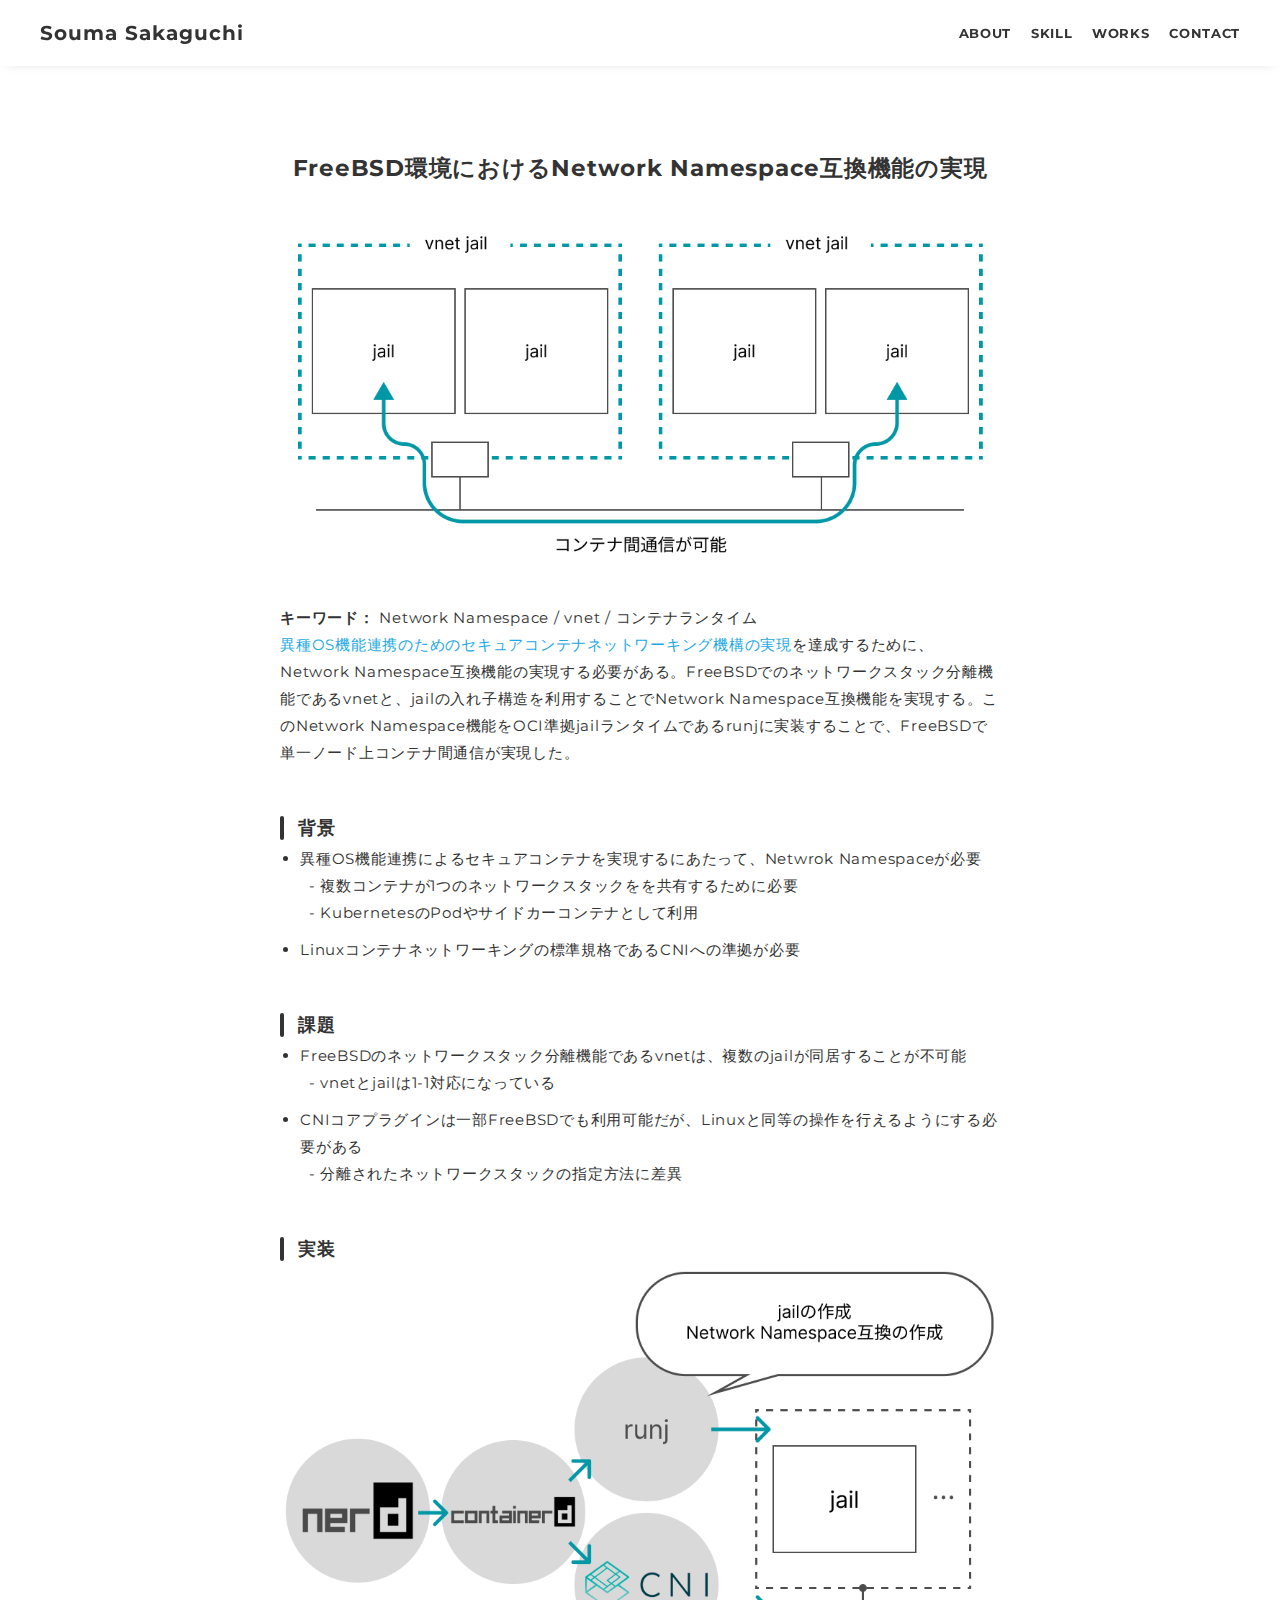
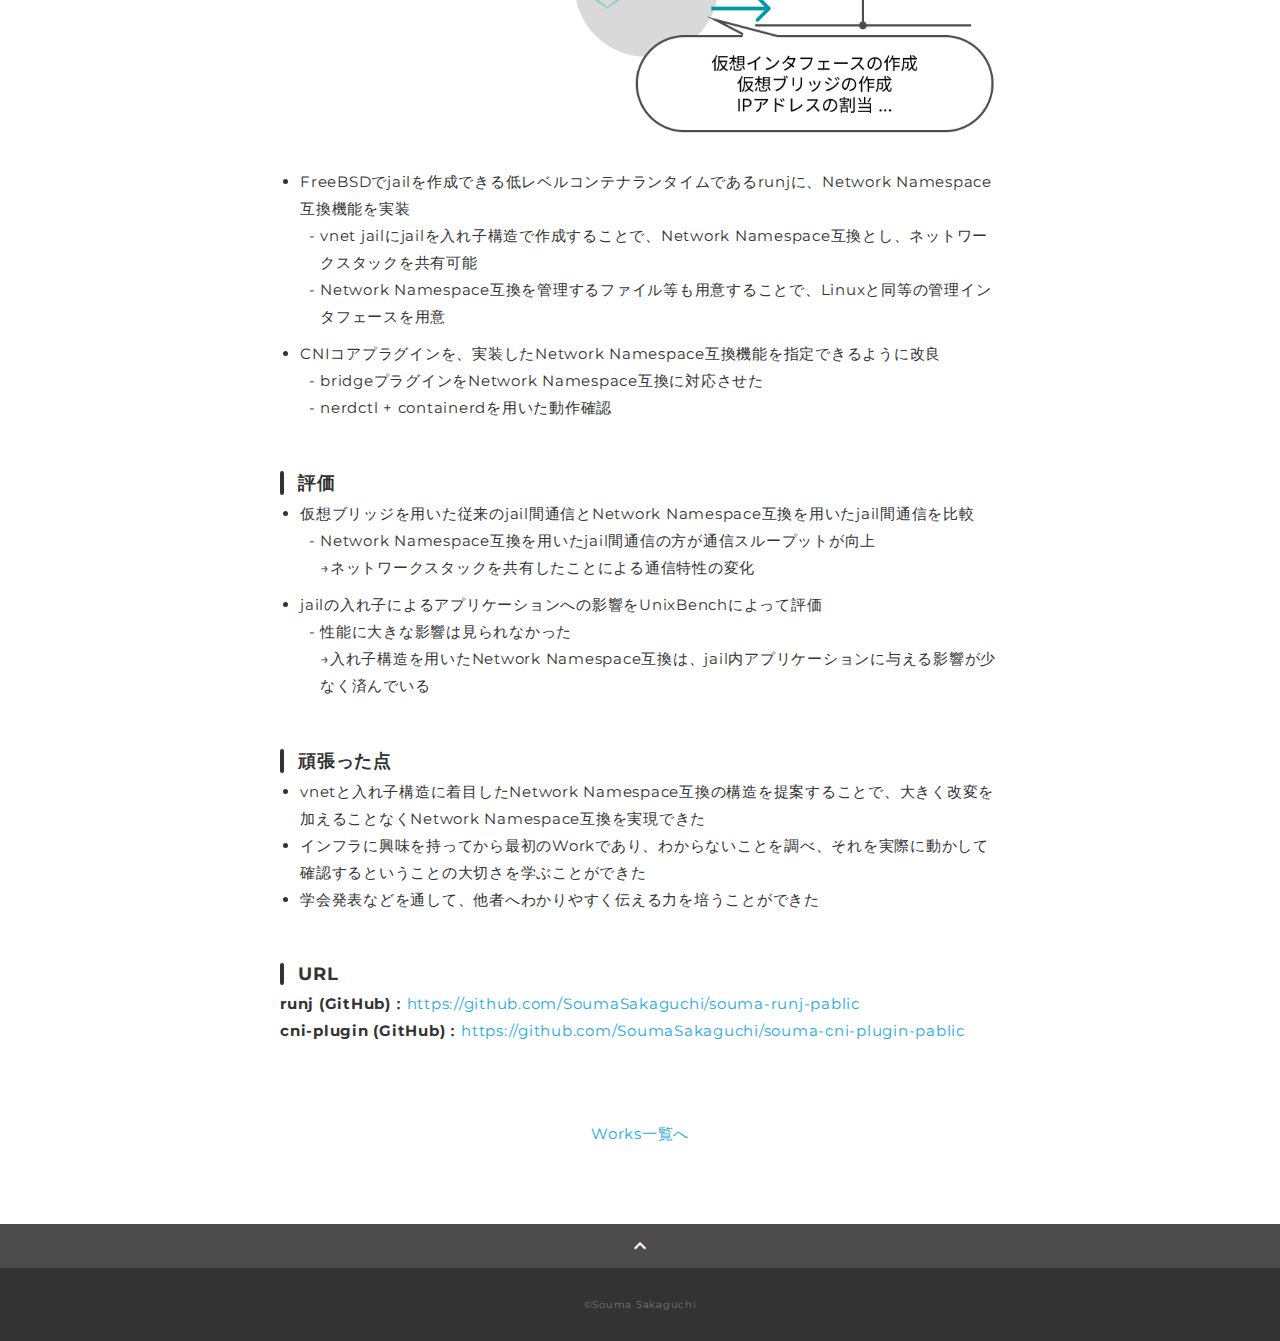
<file: runj.html>
<!DOCTYPE html>
<html>
<head>
  <meta charset="utf-8">
  <meta name="viewport" content="width=device-width,initial-scale=1.0,user-scalable=no">
  <meta property='og:type' content='website'>
  <meta property='og:title' content='坂口颯麻のポートフォリオ'>
  <meta property='og:url' content='https://soumasakaguchi.github.io/portfolio/runj.html'>
  <meta property='og:description' content='坂口颯麻のポートフォリオサイトです。'>
  <meta property="og:image" content="img/ogp.png">
  <meta name="description" content="坂口颯麻のポートフォリオサイトです" />
  <title>坂口颯麻のポートフォリオ</title>
  <link rel="preconnect" href="https://fonts.gstatic.com">
  <link href="https://fonts.googleapis.com/css2?family=Montserrat:wght@400;700&display=swap" rel="stylesheet">
  <link href="https://fonts.googleapis.com/css?family=Material+Icons+Outlined" rel="stylesheet">
  <link href="css/ress.css" media="all" rel="stylesheet" type="text/css" />
  <link href="css/style.css" media="all" rel="stylesheet" type="text/css" />
  <link rel="shortcut icon" href="img/favicon.ico" />
  <link rel=”canonical” href="https://soumasakaguchi.github.io/portfolio/runj.html" />
</head>

<body>
  <div class="wrapper">

    <!-- header -->
    <header class="header ">
      <div class="container">
        <h1 class="header-logo">
          <a href=".">Souma Sakaguchi</a>
        </h1>
        <nav class="gnav">
          <ul class="gnav-list">
            <li class="gnav-item"><a href="./#about">ABOUT</a></li>
            <li class="gnav-item"><a href="./#skill">SKILL</a></li>
            <li class="gnav-item"><a href=".#works">WORKS</a></li>
            <li class="gnav-item"><a href="./#contact">CONTACT</a></li>
          </ul>
        </nav>
      </div>
    </header>
    <!-- /header -->

    <main class="content">

      <article class="article">
        <div class="article-container">
          <h2 class="article-title">FreeBSD環境におけるNetwork Namespace互換機能の実現</h2>
          <div class="article-body">
            <p>
              <img src="img/runj.png" alt="">
            </p>
            <p>
			  <b>キーワード：</b> Network Namespace / vnet / コンテナランタイム<br>
			  <a href="https://soumasakaguchi.github.io/portfolio/research.html">異種OS機能連携のためのセキュアコンテナネットワーキング機構の実現</a>を達成するために、Network Namespace互換機能の実現する必要がある。FreeBSDでのネットワークスタック分離機能であるvnetと、jailの入れ子構造を利用することでNetwork Namespace互換機能を実現する。このNetwork Namespace機能をOCI準拠jailランタイムであるrunjに実装することで、FreeBSDで単一ノード上コンテナ間通信が実現した。
            </p>
            <h3>背景</h3>
			<ul>
			  <li>
			    異種OS機能連携によるセキュアコンテナを実現するにあたって、Netwrok Namespaceが必要
				<ul>
				  <li>複数コンテナが1つのネットワークスタックをを共有するために必要</li>
				  <li>KubernetesのPodやサイドカーコンテナとして利用</li>
				</ul>
			  </li>
			  <li>Linuxコンテナネットワーキングの標準規格であるCNIへの準拠が必要</li>
			</ul>
            <h3>課題</h3>
			<ul>
			  <li>
			    FreeBSDのネットワークスタック分離機能であるvnetは、複数のjailが同居することが不可能
			    <ul>
				  <li>vnetとjailは1-1対応になっている</li>
				</ul>
			  </li>
			  <li>
			    CNIコアプラグインは一部FreeBSDでも利用可能だが、Linuxと同等の操作を行えるようにする必要がある
				<ul>
				  <li>分離されたネットワークスタックの指定方法に差異</li>
				</ul>
			  </li>
			</ul>
            <h3>実装</h3>
            <p>
              <img src="img/runj-imp.png" alt="">
            </p>
			<ul>
			  <li>
			    FreeBSDでjailを作成できる低レベルコンテナランタイムであるrunjに、Network Namespace互換機能を実装
				<ul>
				  <li>vnet jailにjailを入れ子構造で作成することで、Network Namespace互換とし、ネットワークスタックを共有可能</li>
				  <li>Network Namespace互換を管理するファイル等も用意することで、Linuxと同等の管理インタフェースを用意</li>
				</ul>
			  </li>
			  <li>
			    CNIコアプラグインを、実装したNetwork Namespace互換機能を指定できるように改良
				<ul>
				  <li>bridgeプラグインをNetwork Namespace互換に対応させた</li>
				  <li>nerdctl + containerdを用いた動作確認</li>
				</ul>
			  </li>
			</ul>
			<h3>評価</h3>
			<ul>
			  <li>
			    仮想ブリッジを用いた従来のjail間通信とNetwork Namespace互換を用いたjail間通信を比較
				<ul>
				  <li>Network Namespace互換を用いたjail間通信の方が通信スループットが向上<br>→ネットワークスタックを共有したことによる通信特性の変化</li>
				</ul>
			  </li>
			  <li>
			    jailの入れ子によるアプリケーションへの影響をUnixBenchによって評価
			    <ul>
				  <li>性能に大きな影響は見られなかった<br>→入れ子構造を用いたNetwork Namespace互換は、jail内アプリケーションに与える影響が少なく済んでいる</li>
				</ul>
			  </li>
			</ul>
			<h3>頑張った点</h3>
			<ul>
			  <li>vnetと入れ子構造に着目したNetwork Namespace互換の構造を提案することで、大きく改変を加えることなくNetwork Namespace互換を実現できた</li>
			  <li>インフラに興味を持ってから最初のWorkであり、わからないことを調べ、それを実際に動かして確認するということの大切さを学ぶことができた</li>
			  <li>学会発表などを通して、他者へわかりやすく伝える力を培うことができた</li>
			</ul>
            <h3>URL</h3>
            <p>
			  <b>runj (GitHub)：</b><a href="https://github.com/SoumaSakaguchi/souma-runj-pablic" target="_blank" rel="noopener">https://github.com/SoumaSakaguchi/souma-runj-pablic</a><br>
              <b>cni-plugin (GitHub)：</b><a href="https://github.com/SoumaSakaguchi/souma-cni-plugin-pablic" target="_blank" rel="noopener">https://github.com/SoumaSakaguchi/souma-cni-plugin-pablic</a>
			</p>
          </div>
          <div class="home-link">
            <a href="./#works">Works一覧へ</a>
          </div>
        </div>
      </article>

      <div class="page-top" id="js-page-top">
        <span class="material-icons-outlined">expand_less</span>
      </div>
    </main>

    <!-- footer -->
    <footer class="footer">
      <div class="copyright">&copy;Souma Sakaguchi</div>
    </footer>
    <!-- /footer -->

  </div>
  <script src="https://ajax.googleapis.com/ajax/libs/jquery/3.5.1/jquery.min.js"></script>
  <script type='text/javascript' src="js/script.js"></script>
</body>
</html>
</file>
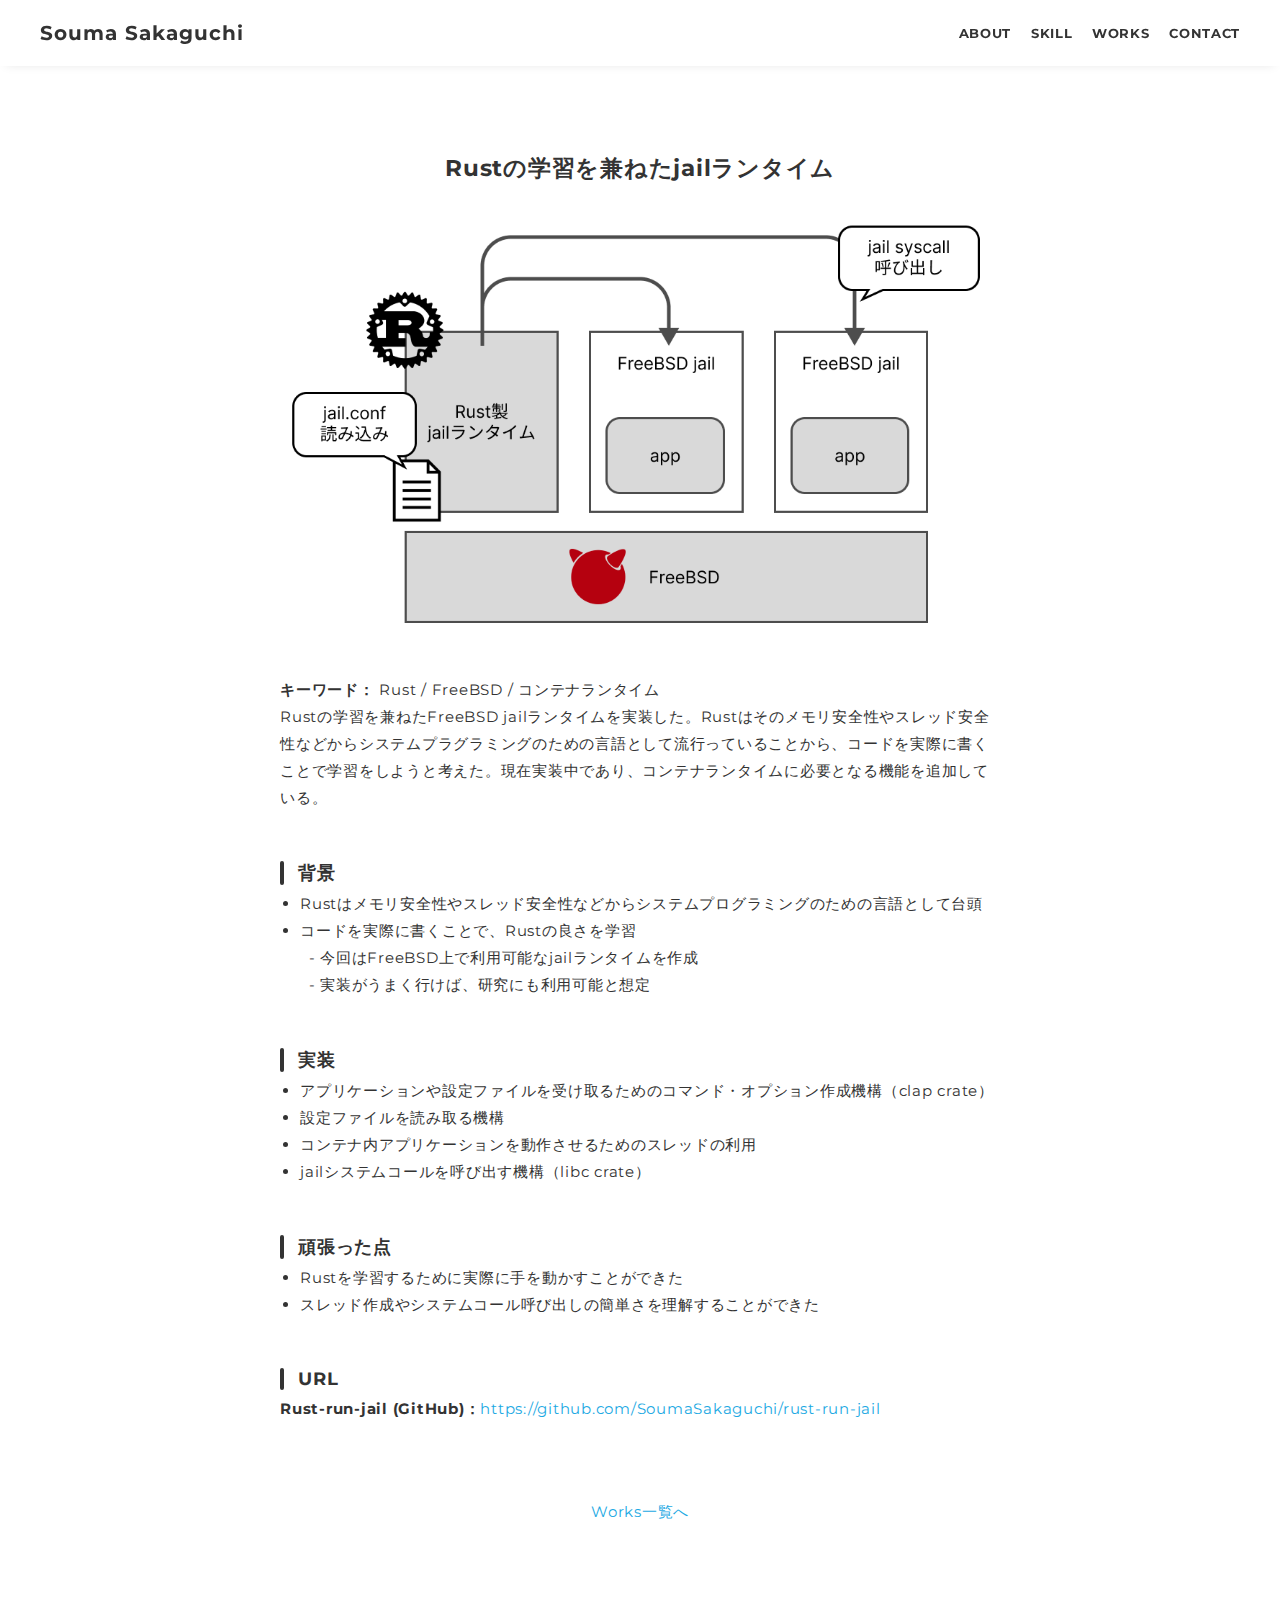
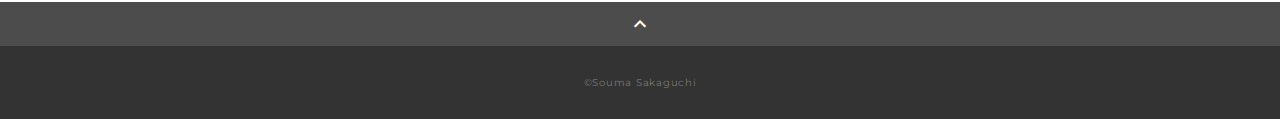
<file: rust.html>
<!DOCTYPE html>
<html>
<head>
  <meta charset="utf-8">
  <meta name="viewport" content="width=device-width,initial-scale=1.0,user-scalable=no">
  <meta property='og:type' content='website'>
  <meta property='og:title' content='坂口颯麻のポートフォリオ'>
  <meta property='og:url' content='https://soumasakaguchi.github.io/portfolio/rust.html'>
  <meta property='og:description' content='坂口颯麻のポートフォリオサイトです。'>
  <meta property="og:image" content="img/ogp.png">
  <meta name="description" content="坂口颯麻のポートフォリオサイトです" />
  <title>坂口颯麻のポートフォリオ</title>
  <link rel="preconnect" href="https://fonts.gstatic.com">
  <link href="https://fonts.googleapis.com/css2?family=Montserrat:wght@400;700&display=swap" rel="stylesheet">
  <link href="https://fonts.googleapis.com/css?family=Material+Icons+Outlined" rel="stylesheet">
  <link href="css/ress.css" media="all" rel="stylesheet" type="text/css" />
  <link href="css/style.css" media="all" rel="stylesheet" type="text/css" />
  <link rel="shortcut icon" href="img/favicon.ico" />
  <link rel=”canonical” href="https://soumasakaguchi.github.io/portfolio/rust.html" />
</head>

<body>
  <div class="wrapper">

    <!-- header -->
    <header class="header ">
      <div class="container">
        <h1 class="header-logo">
          <a href=".">Souma Sakaguchi</a>
        </h1>
        <nav class="gnav">
          <ul class="gnav-list">
            <li class="gnav-item"><a href="./#about">ABOUT</a></li>
            <li class="gnav-item"><a href="./#skill">SKILL</a></li>
            <li class="gnav-item"><a href=".#works">WORKS</a></li>
            <li class="gnav-item"><a href="./#contact">CONTACT</a></li>
          </ul>
        </nav>
      </div>
    </header>
    <!-- /header -->

    <main class="content">

      <article class="article">
        <div class="article-container">
          <h2 class="article-title">Rustの学習を兼ねたjailランタイム</h2>
          <div class="article-body">
            <p>
              <img src="img/rust-jail.png" alt="">
            </p>
            <p>
			  <b>キーワード：</b> Rust / FreeBSD / コンテナランタイム<br>
			  Rustの学習を兼ねたFreeBSD jailランタイムを実装した。Rustはそのメモリ安全性やスレッド安全性などからシステムプラグラミングのための言語として流行っていることから、コードを実際に書くことで学習をしようと考えた。現在実装中であり、コンテナランタイムに必要となる機能を追加している。
            </p>
            <h3>背景</h3>
			<ul>
			  <li>Rustはメモリ安全性やスレッド安全性などからシステムプログラミングのための言語として台頭</li>
			  <li>
			    コードを実際に書くことで、Rustの良さを学習
				<ul>
				  <li>今回はFreeBSD上で利用可能なjailランタイムを作成</li>
				  <li>実装がうまく行けば、研究にも利用可能と想定</li>
				</ul>
			  </li>
			</ul>
            <h3>実装</h3>
			<ul>
			  <li>アプリケーションや設定ファイルを受け取るためのコマンド・オプション作成機構（clap crate）</li>
			  <li>設定ファイルを読み取る機構</li>
			  <li>コンテナ内アプリケーションを動作させるためのスレッドの利用</li>
			  <li>jailシステムコールを呼び出す機構（libc crate）</li>
			</ul>
			<h3>頑張った点</h3>
			<ul>
			  <li>Rustを学習するために実際に手を動かすことができた</li>
			  <li>スレッド作成やシステムコール呼び出しの簡単さを理解することができた</li>
			</ul>
            <h3>URL</h3>
            <p><b>Rust-run-jail (GitHub)：</b><a href="https://github.com/SoumaSakaguchi/rust-run-jail" target="_blank" rel="noopener">https://github.com/SoumaSakaguchi/rust-run-jail</a></p>
          </div>
          <div class="home-link">
            <a href="./#works">Works一覧へ</a>
          </div>
        </div>
      </article>

      <div class="page-top" id="js-page-top">
        <span class="material-icons-outlined">expand_less</span>
      </div>
    </main>

    <!-- footer -->
    <footer class="footer">
      <div class="copyright">&copy;Souma Sakaguchi</div>
    </footer>
    <!-- /footer -->

  </div>
  <script src="https://ajax.googleapis.com/ajax/libs/jquery/3.5.1/jquery.min.js"></script>
  <script type='text/javascript' src="js/script.js"></script>
</body>
</html>
</file>
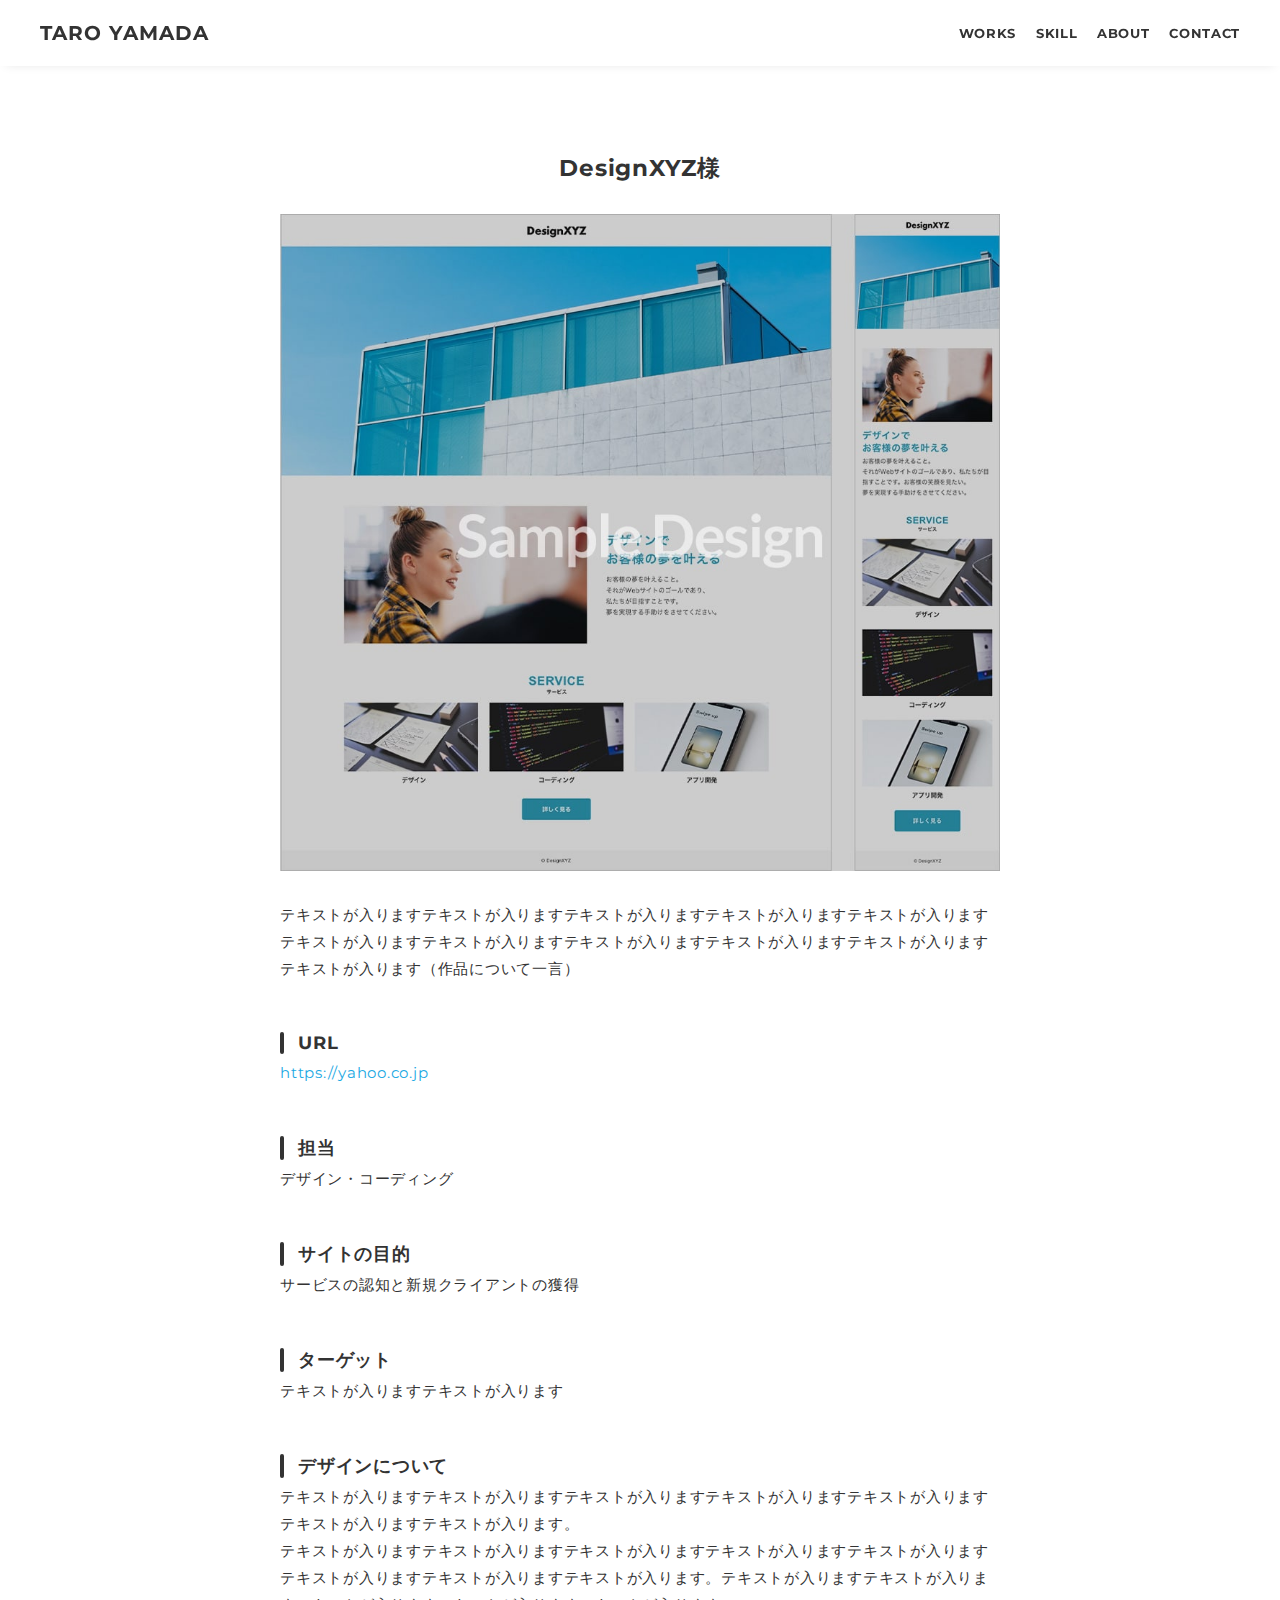
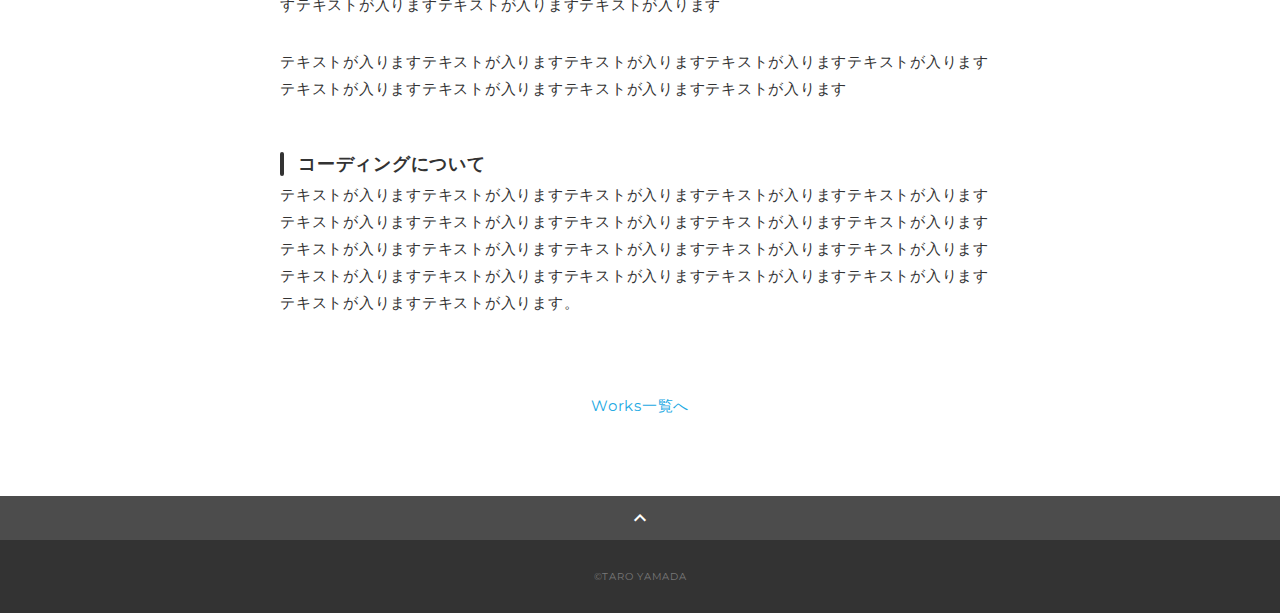
<file: works-template.html>
<!DOCTYPE html>
<html>
<head>
  <meta charset="utf-8">
  <meta name="viewport" content="width=device-width,initial-scale=1.0,user-scalable=no">
  <meta property='og:type' content='website'>
  <meta property='og:title' content='WebデザイナーTARO YAMADA ポートフォリオ'>
  <meta property='og:url' content='URLが入る'>
  <meta property='og:description' content='TARO YAMADAのポートフォリオサイトです。'>
  <meta property="og:image" content="img/ogp.png">
  <meta name="description" content="TARO YAMADAのポートフォリオサイトです" />
  <title>TARO YAMADA ポートフォリオ</title>
  <link rel="preconnect" href="https://fonts.gstatic.com">
  <link href="https://fonts.googleapis.com/css2?family=Montserrat:wght@400;700&display=swap" rel="stylesheet">
  <link href="https://fonts.googleapis.com/css?family=Material+Icons+Outlined" rel="stylesheet">
  <link href="css/ress.css" media="all" rel="stylesheet" type="text/css" />
  <link href="css/style.css" media="all" rel="stylesheet" type="text/css" />
  <link rel="shortcut icon" href="img/favicon.ico" />
  <link rel=”canonical” href=”URLが入る” />
</head>

<body>
  <div class="wrapper">

    <!-- header -->
    <header class="header ">
      <div class="container">
        <h1 class="header-logo">
          <a href=".">TARO YAMADA</a>
        </h1>
        <nav class="gnav">
          <ul class="gnav-list">
            <li class="gnav-item"><a href=".#works">WORKS</a></li>
            <li class="gnav-item"><a href="./#skill">SKILL</a></li>
            <li class="gnav-item"><a href="./#about">ABOUT</a></li>
            <li class="gnav-item"><a href="./#contact">CONTACT</a></li>
          </ul>
        </nav>
      </div>
    </header>
    <!-- /header -->

    <main class="content">

      <article class="article">
        <div class="article-container">
          <h2 class="article-title">DesignXYZ様</h2>
          <div class="article-body">
            <p>
              <img src="img/works-sample.jpg" alt="">
            </p>
            <p>
              テキストが入りますテキストが入りますテキストが入りますテキストが入りますテキストが入りますテキストが入りますテキストが入りますテキストが入りますテキストが入りますテキストが入りますテキストが入ります（作品について一言）
            </p>
            <h3>URL</h3>
            <p><a href="https://yahoo.co.jp" target="_blank" rel="noopener">https://yahoo.co.jp</a></p>
            <h3>担当</h3>
            <p>デザイン・コーディング</p>
            <h3>サイトの目的</h3>
            <p>サービスの認知と新規クライアントの獲得</p>
            <h3>ターゲット</h3>
            <p>テキストが入りますテキストが入ります</p>
            <h3>デザインについて</h3>
            <p>
              テキストが入りますテキストが入りますテキストが入りますテキストが入りますテキストが入りますテキストが入りますテキストが入ります。<br>テキストが入りますテキストが入りますテキストが入りますテキストが入りますテキストが入りますテキストが入りますテキストが入りますテキストが入ります。テキストが入りますテキストが入りますテキストが入りますテキストが入りますテキストが入ります
            </p>
            <p>
              テキストが入りますテキストが入りますテキストが入りますテキストが入りますテキストが入りますテキストが入りますテキストが入りますテキストが入りますテキストが入ります
            </p>
            <h3>コーディングについて</h3>
            <p>
              テキストが入りますテキストが入りますテキストが入りますテキストが入りますテキストが入りますテキストが入りますテキストが入りますテキストが入りますテキストが入りますテキストが入りますテキストが入りますテキストが入りますテキストが入りますテキストが入りますテキストが入りますテキストが入りますテキストが入りますテキストが入りますテキストが入りますテキストが入りますテキストが入りますテキストが入ります。
            </p>
          </div>
          <div class="home-link">
            <a href="./#works">Works一覧へ</a>
          </div>
        </div>
      </article>

      <div class="page-top" id="js-page-top">
        <span class="material-icons-outlined">expand_less</span>
      </div>
    </main>

    <!-- footer -->
    <footer class="footer">
      <div class="copyright">&copy;TARO YAMADA</div>
    </footer>
    <!-- /footer -->

  </div>
  <script src="https://ajax.googleapis.com/ajax/libs/jquery/3.5.1/jquery.min.js"></script>
  <script type='text/javascript' src="js/script.js"></script>
</body>
</html>
</file>
<file: css/ress.css>
/*!
 * ress.css • v3.0.1
 * MIT License
 * github.com/filipelinhares/ress
 */

/* # =================================================================
   # Global selectors
   # ================================================================= */

html {
  box-sizing: border-box;
  word-break: normal;
  -moz-tab-size: 4;
  tab-size: 4;

  -webkit-text-size-adjust: 100%; /* Prevent adjustments of font size after orientation changes in iOS */
}

*,
::before,
::after {
  box-sizing: inherit;
  background-repeat: no-repeat; /* Set `background-repeat: no-repeat` to all elements and pseudo elements */
}

::before,
::after {
  vertical-align: inherit;
  text-decoration: inherit; /* Inherit text-decoration and vertical align to ::before and ::after pseudo elements */
}

* {
  margin: 0;
  padding: 0; /* Reset `padding` and `margin` of all elements */
}

/* # =================================================================
   # General elements
   # ================================================================= */

hr {
  overflow: visible; /* Show the overflow in Edge and IE */
  height: 0; /* Add the correct box sizing in Firefox */
}

details,
main {
  display: block; /* Render the `main` element consistently in IE. */
}

summary {
  display: list-item; /* Add the correct display in all browsers */
}

small {
  font-size: 80%; /* Set font-size to 80% in `small` elements */
}

[hidden] {
  display: none; /* Add the correct display in IE */
}

abbr[title] {
  /* Add the correct text decoration in Chrome, Edge, IE, Opera, and Safari */
  text-decoration: underline;
  text-decoration: underline dotted;
  border-bottom: none; /* Remove the bottom border in Chrome 57 */
}

a {
  background-color: transparent; /* Remove the gray background on active links in IE 10 */
}

a:active,
a:hover {
  outline-width: 0; /* Remove the outline when hovering in all browsers */
}

code,
kbd,
pre,
samp {
  font-family: monospace, monospace; /* Specify the font family of code elements */
}

pre {
  font-size: 1em; /* Correct the odd `em` font sizing in all browsers */
}

b,
strong {
  font-weight: bolder; /* Add the correct font weight in Chrome, Edge, and Safari */
}

/* https://gist.github.com/unruthless/413930 */
sub,
sup {
  position: relative;
  font-size: 75%;
  line-height: 0;
  vertical-align: baseline;
}

sub {
  bottom: -.25em;
}

sup {
  top: -.5em;
}

/* # =================================================================
   # Forms
   # ================================================================= */

input {
  border-radius: 0;
}

/* Replace pointer cursor in disabled elements */
[disabled] {
  cursor: default;
}

[type="number"]::-webkit-container-spin-button,
[type="number"]::-webkit-outer-spin-button {
  height: auto; /* Correct the cursor style of increment and decrement buttons in Chrome */
}

[type="search"] {
  outline-offset: -2px; /* Correct the outline style in Safari */

  -webkit-appearance: textfield; /* Correct the odd appearance in Chrome and Safari */
}

[type="search"]::-webkit-search-decoration {
  -webkit-appearance: none; /* Remove the container padding in Chrome and Safari on macOS */
}

textarea {
  overflow: auto; /* Internet Explorer 11+ */
  resize: vertical; /* Specify textarea resizability */
}

button,
input,
optgroup,
select,
textarea {
  font: inherit; /* Specify font inheritance of form elements */
}

optgroup {
  font-weight: bold; /* Restore the font weight unset by the previous rule */
}

button {
  overflow: visible; /* Address `overflow` set to `hidden` in IE 8/9/10/11 */
}

button,
select {
  text-transform: none; /* Firefox 40+, Internet Explorer 11- */
}

/* Apply cursor pointer to button elements */
button,
[type="button"],
[type="reset"],
[type="submit"],
[role="button"] {
  cursor: pointer;
  color: inherit;
}

/* Remove container padding and border in Firefox 4+ */
button::-moz-focus-container,
[type="button"]::-moz-focus-container,
[type="reset"]::-moz-focus-container,
[type="submit"]::-moz-focus-container {
  padding: 0;
  border-style: none;
}

/* Replace focus style removed in the border reset above */
button:-moz-focusring,
[type="button"]::-moz-focus-container,
[type="reset"]::-moz-focus-container,
[type="submit"]::-moz-focus-container {
  outline: 1px dotted ButtonText;
}

button,
html [type="button"],
/* Prevent a WebKit bug where (2) destroys native `audio` and `video`controls in Android 4 */
[type="reset"],
[type="submit"] {
  -webkit-appearance: button; /* Correct the inability to style clickable types in iOS */
}

/* Remove the default button styling in all browsers */
button,
input,
select,
textarea {
  border-style: none;
  background-color: transparent;
}

/* Style select like a standard input */
select {
  -webkit-appearance: none; /* Chrome 41+ */
  -moz-appearance: none; /* Firefox 36+ */
}

select::-ms-expand {
  display: none; /* Internet Explorer 11+ */
}

select::-ms-value {
  color: currentColor; /* Internet Explorer 11+ */
}

legend {
  display: table; /* Correct the text wrapping in Edge and IE */
  max-width: 100%; /* Correct the text wrapping in Edge and IE */
  max-width: 100%; /* Correct the text wrapping in Edge 18- and IE */
  white-space: normal; /* Correct the text wrapping in Edge and IE */
  color: inherit; /* Correct the color inheritance from `fieldset` elements in IE */
  border: 0; /* Correct `color` not being inherited in IE 8/9/10/11 */
}

::-webkit-file-upload-button {
  font: inherit; /* Change font properties to `inherit` in Chrome and Safari */
  color: inherit;
  /* Correct the inability to style clickable types in iOS and Safari */

  -webkit-appearance: button;
}

/* # =================================================================
   # Specify media element style
   # ================================================================= */

img {
  border-style: none; /* Remove border when inside `a` element in IE 8/9/10 */
}

/* Add the correct vertical alignment in Chrome, Firefox, and Opera */
progress {
  vertical-align: baseline;
}

/* # =================================================================
   # Accessibility
   # ================================================================= */

/* Hide content from screens but not screenreaders */
@media screen {
  [hidden~="screen"] {
    display: inherit;
  }
  [hidden~="screen"]:not(:active):not(:focus):not(:target) {
    position: absolute !important;
    clip: rect(0 0 0 0) !important;
  }
}

/* Specify the progress cursor of updating elements */
[aria-busy="true"] {
  cursor: progress;
}

/* Specify the pointer cursor of trigger elements */
[aria-controls] {
  cursor: pointer;
}

/* Specify the unstyled cursor of disabled, not-editable, or otherwise inoperable elements */
[aria-disabled] {
  cursor: default;
}
</file>
<file: css/style.css>
body {
  font-family: "Montserrat","Helvetica Neue",Arial,"Hiragino Kaku Gothic ProN","Hiragino Sans",Meiryo,sans-serif;
  font-size: 15px;
  letter-spacing: .05em;
  color: #333;
}

a {
  transition: opacity .3s;
  text-decoration: none;
  color: #1ca9e3;
}

img {
  max-width: 100%;
  height: auto;
  vertical-align: bottom;
  border-style: none;
}



.pc-only {
  display: block;
}

.sp-only {
  display: none;
}

/*--------------------------------
 レイアウト
---------------------------------*/
.wrapper {
  padding-top: 73px;
}

.section {
  padding: 90px 0;
}

.section:nth-of-type(odd) {
  background-color: #f7f7f7;
}

.container {
  max-width: 1340px;
  margin: 0 auto;
  padding: 0 40px;
}

/*--------------------------------
 見出し
---------------------------------*/
.title {
  font-size: 34px;
  font-weight: bold;
  line-height: 1;
  margin-bottom: 40px;
  text-align: center;
  letter-spacing: .05em;
  color: #333;
}

.lead {
  font-size: 16px;
  line-height: 1.8;
  margin-bottom: 30px;
}

/*--------------------------------
ヘッダー
---------------------------------*/
.header {
  position: fixed;
  top: 0;
  z-index: 1;
  width: 100%;
  background-color: #fff;
  box-shadow: 0 5px 10px -6px rgba(0,0,0,.1);
}

.header .container {
  display: flex;
  align-items: center;
  justify-content: space-between;
  padding: 20px 40px;
}

.header-logo {
  font-size: 20px;
  font-weight: bold;
  line-height: 1.2;
  margin-right: 20px;
  letter-spacing: .05em;
}

.header-logo a {
  color: #333;
}

.gnav-list {
  display: flex;
  justify-content: space-between;
  list-style: none;
}

.gnav-item:not(:last-child) {
  margin-right: 20px;
}

.gnav-item a {
  position: relative;
  font-size: 13px;
  font-weight: bold;
  display: inline-block;
  padding: 5px 0;
  transition: .3s;
  letter-spacing: .05em;
  color: #333;
}
.gnav-item a:after {
  position: absolute;
  bottom: 0;
  left: 50%;
  width: 0;
  height: 3px;
  content: "";
  transition: .3s;
  -webkit-transform: translateX(-50%);
  transform: translateX(-50%);
  background-color: #333;
}

.gnav-item a:hover:after {
  width: 100%;
}

/*--------------------------------
 メインビジュアル
---------------------------------*/
.mv {
  display: flex;
  align-items: center;
  justify-content: center;
  height: 85vh;
  text-align: center;
}

.mv-container {
  padding: 0 40px;
}

.mv-title {
  font-size: 60px;
  font-weight: bold;
  line-height: 1.2;
  margin-bottom: 5px;
  letter-spacing: .1em;
}
.mv-subtitle {
  font-size: 20px;
  font-weight: bold;
  line-height: 1;
  margin-bottom: 40px;
  letter-spacing: .08em;
}

.mv-text {
  font-size: 16px;
  line-height: 1.8;
}

/*--------------------------------
 About
---------------------------------*/
.profile {
  display: flex;
  flex-wrap: wrap;
  max-width: 800px;
  margin: 0 auto;
}
.profile-img {
  width: 20%;
  margin-right: 30px;
  border-radius: 50%;
}
.profile-img img {
  border-radius: 50%;
}
.profile-body {
  flex: 1;
}

.profile-body p {
  font-size: 15px;
  line-height: 1.8;
}

.profile-body p:not(:last-child) {
  margin-bottom: 30px;
}

.profile-history {
  display: flex;
  flex-direction: column;
  gap: 10px;
  margin-top: 10px;
}
.history-item {
  display: flex;
  gap: 20px;
}
.date {
  min-width: 100px;
  font-weight: bold;
}
.detail {
  flex: 1;
}

/*--------------------------------
 Skill
---------------------------------*/
.skill-subtitle {
  font-size: 25px;
  margin: 40px 0 20px;
  text-align: left;
  color: #333;
}

.skill-list {
  display: flex;
  flex-wrap: wrap;
  justify-content: space-between;
  margin-bottom: -50px;
}

.skill-item {
  display: flex;
  align-items: flex-start;
  justify-content: space-between;
  width: 48%;
  margin-bottom: 50px;
}

.skill-img {
  width: 60px;
  height: auto;
  margin-right: 20px;
}

.skill-body {
  flex: 1;
}

.skill-name {
  margin-bottom: 10px;
}

.skill-text {
  font-size: 14px;
  line-height: 1.8;
}

/*--------------------------------
 Works
---------------------------------*/
.works-list {
  display: flex;
  flex-wrap: wrap;
  margin-bottom: -40px;
}

.works-item {
  width: 31.74603%;
  margin-right: 1.58730%;
  margin-bottom: 40px;
  color: #333;
}

.works-item:hover {
  opacity: .9;
}

.works-item:nth-of-type(3n) {
  margin-right: 0;
}

.works-img img {
  border: 1px solid #e6e6e6;
}

.works-name {
  font-size: 12px;
  font-weight: bold;
  margin-top: 8px;
}

.works-info {
  font-size: 10px;
  margin-top: 5px;
}

/*--------------------------------
 Contact
---------------------------------*/
.contact {
  text-align: center;
}

.contact-item:not(:last-child) {
  margin-right: 10px;
}

.contact-text {
  margin-top: 10px;
}

@media screen and (max-width: 1000px) {
  .contact {
    display: block; /* 親コンテナをブロック要素化 */
  }

  .contact-item {
    display: block; /* 各アイテムを縦並びにする */
    margin-right: 0; /* 横並び用の右余白を無効化 */
    margin-bottom: 10px; /* 下に余白を追加 */
  }
}
/*--------------------------------
 ページトップ
---------------------------------*/
.page-top {
  font-weight: bold;
  padding: 10px;
  cursor: pointer;
  text-align: center;
  background-color: #4c4c4c;
}

.page-top .material-icons-outlined {
  vertical-align: bottom;
  color: #fff;
}

/*--------------------------------
 フッター
---------------------------------*/
.footer {
  padding: 30px;
  background-color: #333;
}

.copyright {
  font-size: 10px;
  text-align: center;
  color: #797979;
}

/*--------------------------------
 下層：Worksページ
---------------------------------*/
.article {
  padding: 80px 0;
}

.article-container {
  max-width: 1040px;
  margin: 0 auto;
  padding: 0 20px;
}

.article-title {
  margin-bottom: 30px;
  text-align: center;
}

.article-body {
  max-width: 720px;
  margin: 0 auto;
  margin-bottom: 80px;
}

.article-body h3 {
  position: relative;
  font-size: 18px;
  margin-bottom: 5px;
  padding-left: 1em;
}

.article-body h3:not(:first-child) {
  margin-top: 50px;
}

.article-body h3::before {
  position: absolute;
  top: 0;
  left: 0;
  width: 4px;
  height: 100%;
  content: "";
  border-radius: 3px;
  background-color: #333;
}

.article-body p {
  font-size: 15px;
  line-height: 1.8;
  margin-bottom: 30px;
}

/* リストスタイルの追加 */
.article-body ul {
  list-style-type: disc;
  margin-left: 20px;
  margin-bottom: 10px;
}

.article-body ul ul {
  list-style-type: "- ";
  margin-left: 20px;
}

.article-body ul li {
  font-size: 15px;
  line-height: 1.8;
}

.home-link {
  text-align: center;
}

/*media Queries 767
----------------------------------------------------*/
@media screen and (max-width: 767px) {
  body {
    font-size: 14px;
  }

  .pc-only {
    display: none;
  }

  .sp-only {
    display: block;
  }

  /* 見出し */
  .title {
    font-size: 26px;
    margin-bottom: 20px;
  }

  .lead {
    font-size: 14px;
    line-height: 1.7;
    margin-bottom: 20px;
  }

  /* レイアウト */
  .wrapper {
    padding-top: 57px;
  }

  .section {
    padding: 60px 0;
  }

  .container {
    padding: 0 20px;
  }

  /* ヘッダー */
  .header .container {
    padding: 15px;
  }

  .header-logo {
    font-size: 15px;
    margin-right: 15px;
  }

  .gnav-item:not(:last-child) {
    margin-right: 10px;
  }

  .gnav-item a {
    font-size: 10px;
  }

  .gnav-item a:after {
    display: none;
  }

  /*  メインビジュアル */
  .mv {
    height: 75vh;
  }

  .mv-container {
    padding: 0 20px;
  }

  .mv-title {
    font-size: 30px;
  }
  .mv-subtitle {
    font-size: 16px;
    margin-bottom: 20px;
  }

  .mv-text {
    font-size: 14px;
    line-height: 1.7;
  }

  /* Works */
  .works-name {
    font-size: 12px;
  }

  .works-info {
    margin-top: 3px;
  }

  .works-list {
    justify-content: space-between;
  }

  .works-item {
    flex: 0 0 48%;
    margin-right: 0;
    margin-bottom: 30px;
  }

  /* Skill */
  .skill-list {
    display: block;
    margin-bottom: 0;
  }

  .skill-item {
    width: 100%;
    margin-bottom: 35px;
  }

  .skill-item:last-child {
    margin-bottom: 0;
  }

  .skill-name {
    margin-bottom: 5px;
  }

  .skill-text {
    font-size: 13px;
    line-height: 1.7;
  }

  /* About */
  .profile {
    display: block;
  }
  .profile-img {
    width: 150px;
    margin: 0 auto;
    margin-bottom: 25px;
  }

  .profile-body p {
    font-size: 14px;
    line-height: 1.7;
  }

  .profile-body p:not(:last-child) {
    margin-bottom: 20px;
  }

  /* フッター */
  .footer {
    padding: 20px;
  }

  /* 下層ページ */
  .article {
    padding: 50px 0;
  }

  .article-body h3 {
    font-size: 16px;
    padding-left: .8em;
  }

  .article-body h3:not(:first-child) {
    margin-top: 30px;
  }

  .article-body p {
    font-size: 14px;
    line-height: 1.7;
    margin-bottom: 20px;
  }
}
</file>
